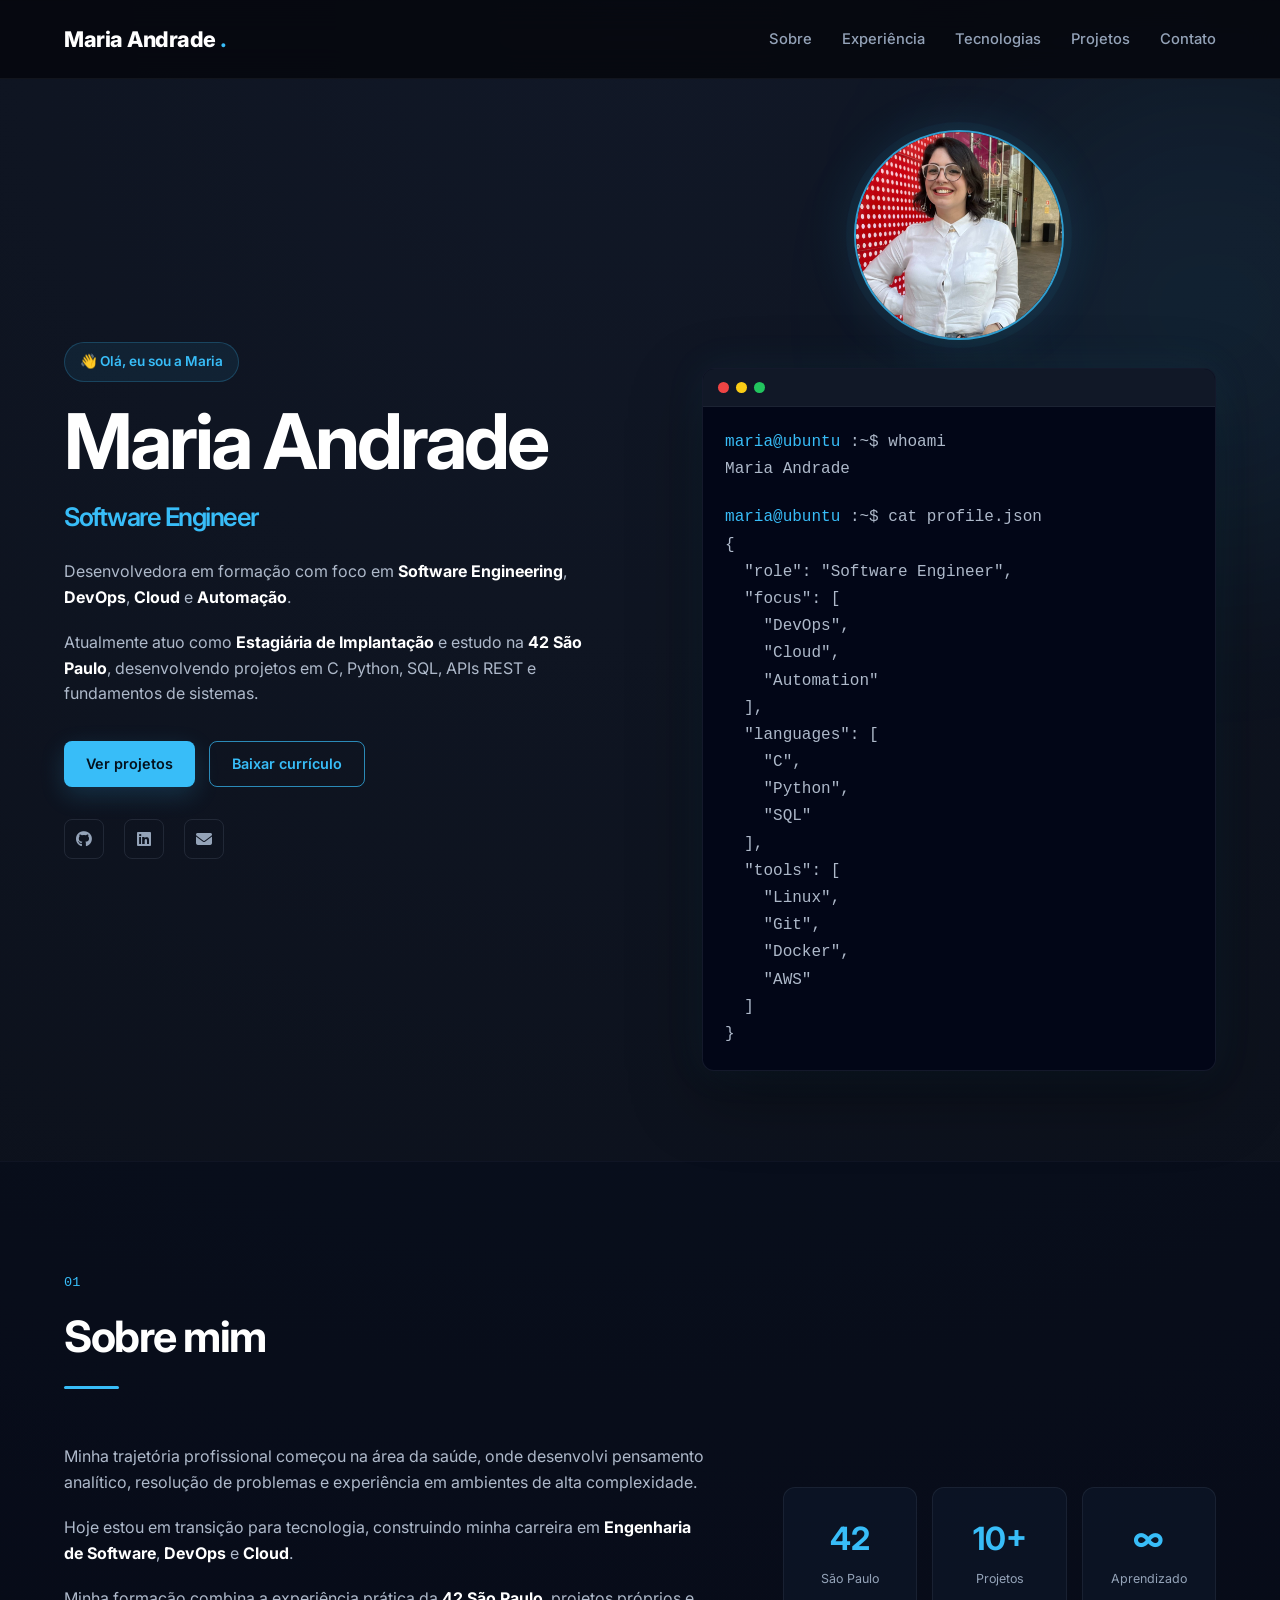
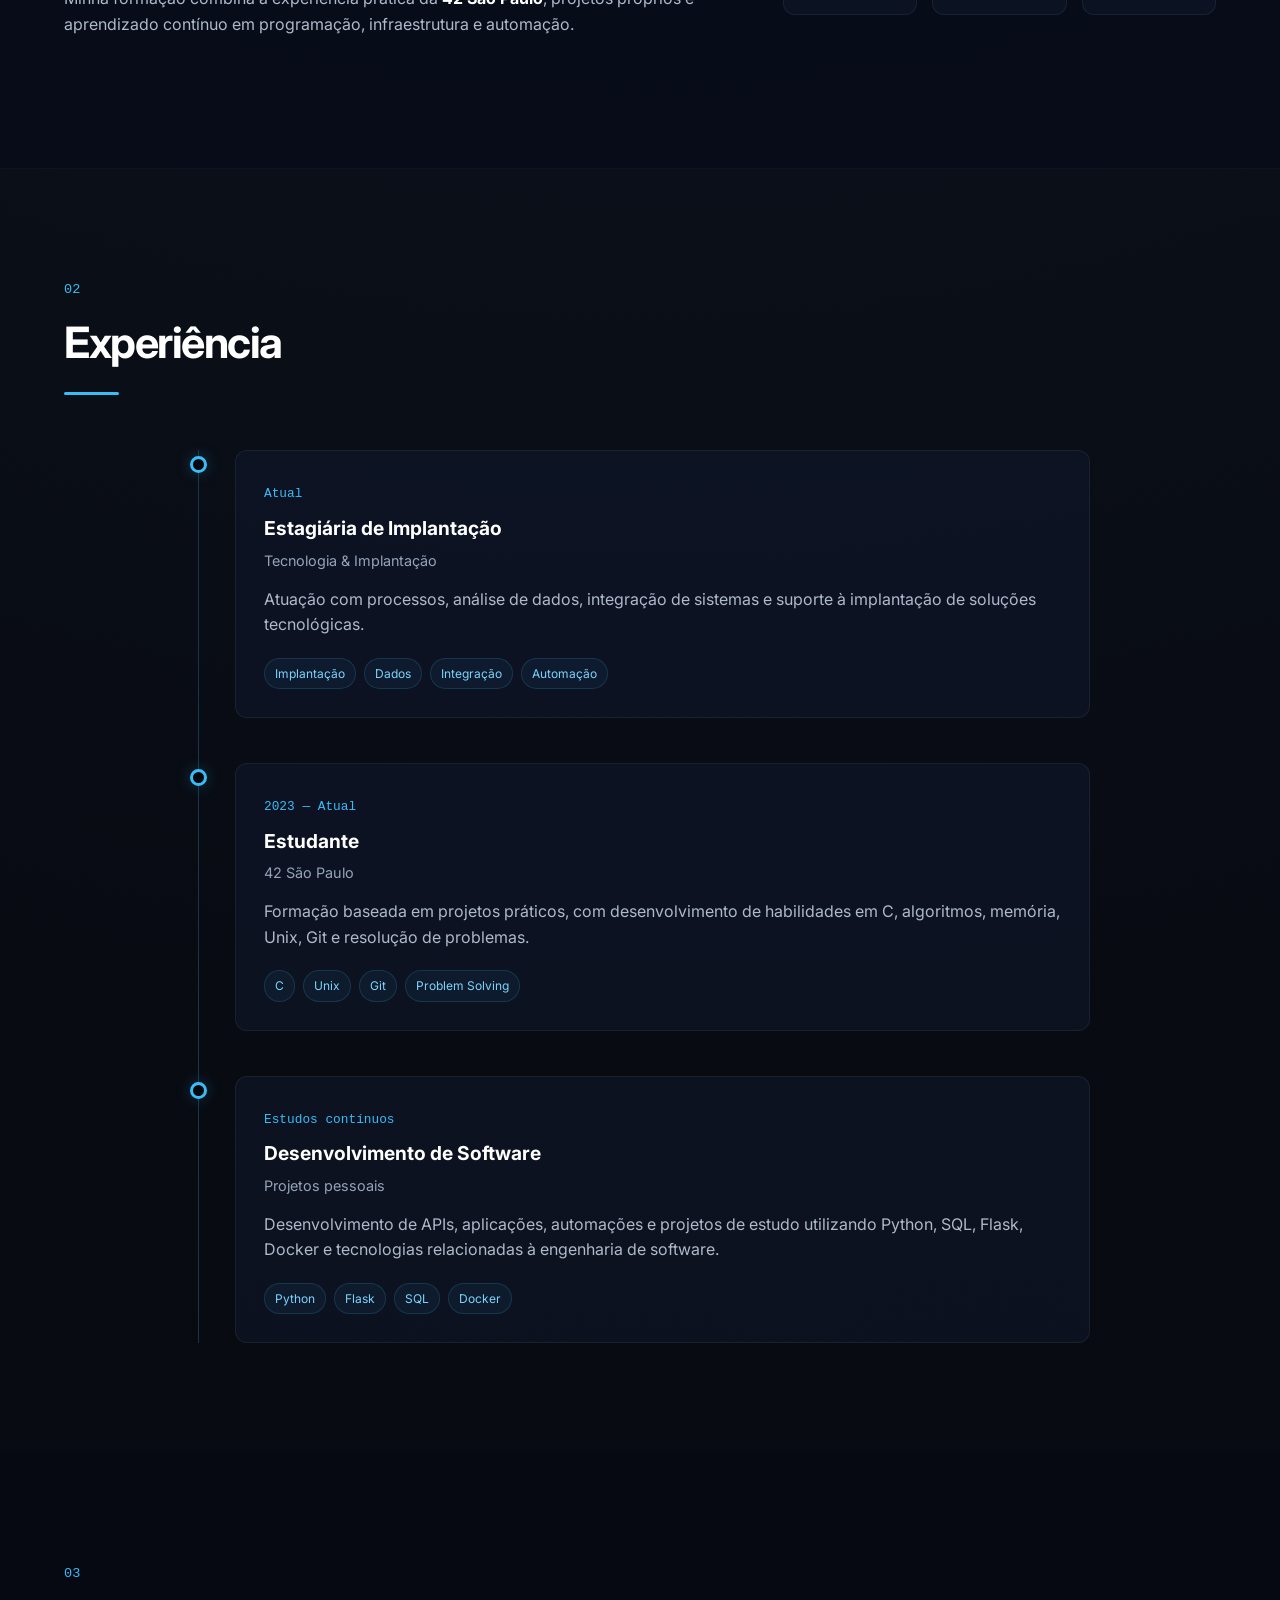
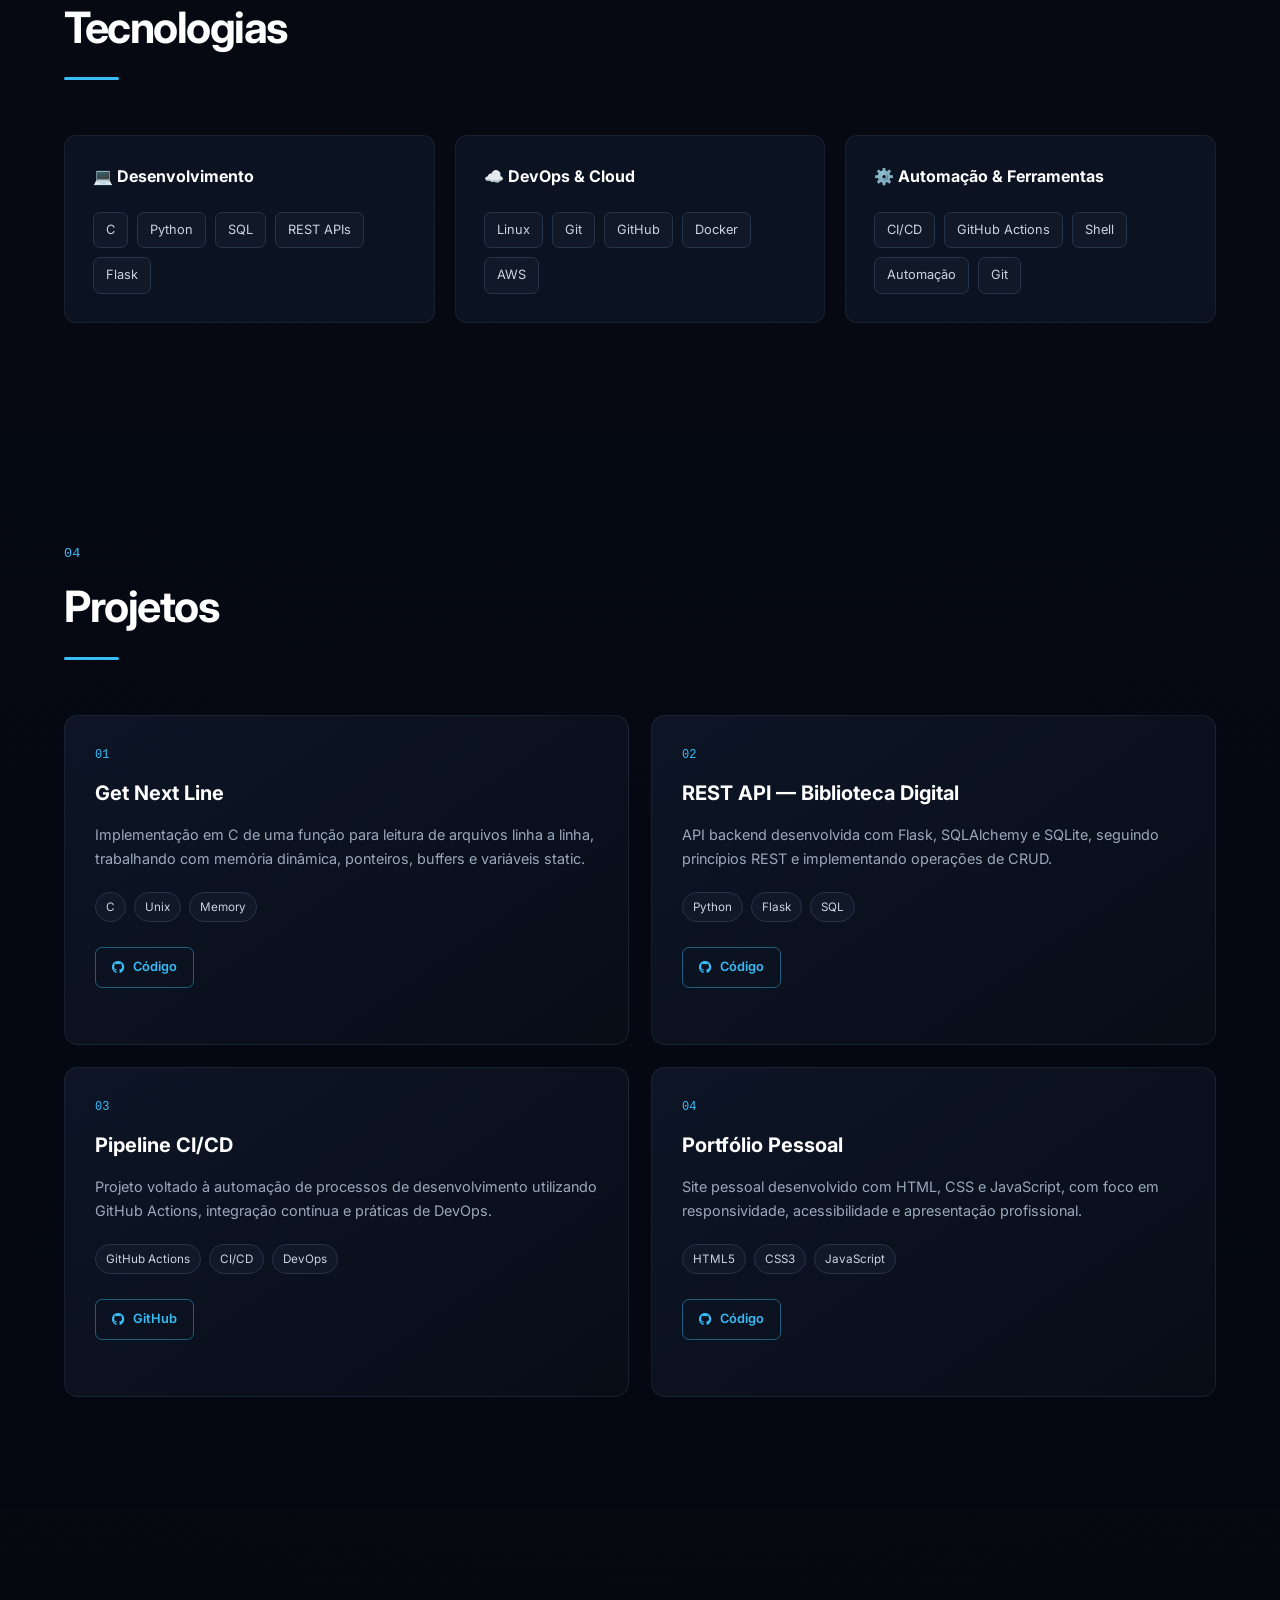
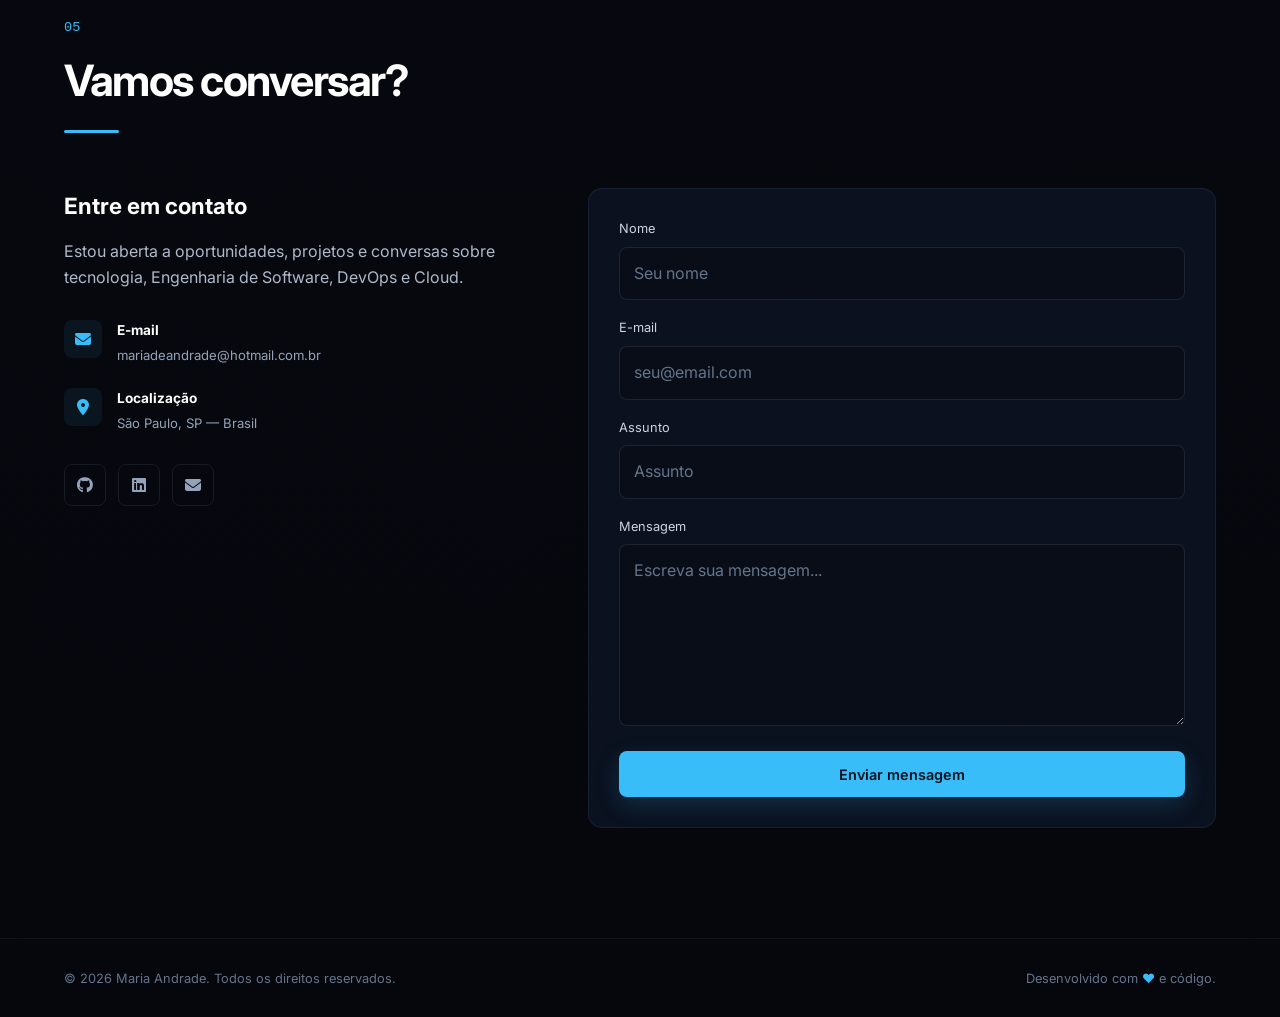
<file: index.html>
<!DOCTYPE html>
<html lang="pt-BR">

<head>
    <meta charset="UTF-8">

    <meta
        name="viewport"
        content="width=device-width, initial-scale=1.0">

    <meta
        name="description"
        content="Portfólio de Maria Andrade — Engenharia de Software, DevOps, Cloud, Linux, Python e C.">

    <meta
        name="author"
        content="Maria Andrade">

    <meta
        name="keywords"
        content="Maria Andrade, DevOps, Engenharia de Software, Python, C, Linux, Docker, AWS, GitHub, 42 São Paulo">

    <meta name="theme-color" content="#0a0a0a">

    <title>Maria Andrade | Software Engineer & DevOps</title>

    <!-- Open Graph -->
    <meta property="og:title" content="Maria Andrade | Software Engineer & DevOps">
    <meta
        property="og:description"
        content="Portfólio de Maria Andrade — Engenharia de Software, DevOps, Cloud e Automação.">
    <meta property="og:type" content="website">
    <meta
        property="og:url"
        content="https://mariaandrade-25.github.io/">
    <meta
        property="og:image"
        content="https://mariaandrade-25.github.io/assets/img/profile.jpg">

    <!-- Favicon -->
    <link
        rel="icon"
        type="image/svg+xml"
        href="data:image/svg+xml,%3Csvg xmlns='http://www.w3.org/2000/svg' viewBox='0 0 100 100'%3E%3Ctext y='.9em' font-size='90'%3E%F0%9F%92%BB%3C/text%3E%3C/svg%3E">

    <!-- Fonts -->
    <link rel="preconnect" href="https://fonts.googleapis.com">
    <link
        rel="preconnect"
        href="https://fonts.gstatic.com"
        crossorigin>

    <link
        href="https://fonts.googleapis.com/css2?family=Inter:wght@300;400;500;600;700;800&display=swap"
        rel="stylesheet">

    <!-- Font Awesome -->
    <link
        rel="stylesheet"
        href="https://cdnjs.cloudflare.com/ajax/libs/font-awesome/6.7.2/css/all.min.css"
        crossorigin="anonymous"
        referrerpolicy="no-referrer">

    <!-- Main CSS -->
    <link
        rel="stylesheet"
        href="style.css?v=3.0">
</head>

<body>

    <!-- =========================
         HEADER
    ========================== -->

    <header class="site-header">
        <div class="container">

            <nav
                class="navbar"
                aria-label="Navegação principal">

                <a
                    href="#home"
                    class="logo"
                    aria-label="Página inicial">
                    Maria Andrade
                </a>

                <button
                    class="hamburger"
                    type="button"
                    aria-label="Abrir menu"
                    aria-expanded="false"
                    aria-controls="nav-menu">

                    <span></span>
                    <span></span>
                    <span></span>
                </button>

                <ul
                    class="nav-menu"
                    id="nav-menu">

                    <li>
                        <a href="#about">Sobre</a>
                    </li>

                    <li>
                        <a href="#experience">Experiência</a>
                    </li>

                    <li>
                        <a href="#skills">Tecnologias</a>
                    </li>

                    <li>
                        <a href="#projects">Projetos</a>
                    </li>

                    <li>
                        <a href="#contact">Contato</a>
                    </li>

                </ul>

            </nav>

        </div>
    </header>


    <main>

        <!-- =========================
             HERO
        ========================== -->

        <section
            id="home"
            class="hero"
            aria-labelledby="hero-title">

            <div class="container hero-grid">

                <div class="hero-left fade-in">

                    <span class="tag">
                        👋 Olá, eu sou a Maria
                    </span>

                    <h1 id="hero-title">
                        Maria Andrade
                    </h1>

                    <h2>
                        <span id="typing">
                            Software Engineer
                        </span>
                    </h2>

                    <p class="hero-description">
                        Desenvolvedora em formação com foco em
                        <strong>Software Engineering</strong>,
                        <strong>DevOps</strong>,
                        <strong>Cloud</strong> e
                        <strong>Automação</strong>.
                    </p>

                    <p>
                        Atualmente atuo como
                        <strong>Estagiária de Implantação</strong>
                        e estudo na
                        <strong>42 São Paulo</strong>,
                        desenvolvendo projetos em C, Python,
                        SQL, APIs REST e fundamentos de sistemas.
                    </p>

                    <div class="buttons">

                        <a
                            href="#projects"
                            class="btn">
                            Ver projetos
                        </a>

                        <a
                            href="assets/cv/Maria_Andrade.docx"
                            class="btn-outline"
                            download="Maria_Andrade_CV.pdf">
                            Baixar currículo
                        </a>

                    </div>

                    <div
                        class="social"
                        aria-label="Redes sociais">

                        <a
                            href="https://github.com/MariaAndrade-25"
                            target="_blank"
                            rel="noopener noreferrer"
                            aria-label="GitHub">

                            <i class="fab fa-github"></i>
                        </a>

                        <a
                            href="https://www.linkedin.com/in/maria-andrade-97241i"
                            target="_blank"
                            rel="noopener noreferrer"
                            aria-label="LinkedIn">

                            <i class="fab fa-linkedin"></i>
                        </a>

                        <a
                            href="mailto:mariadeandrade@hotmail.com.br"
                            aria-label="Enviar e-mail">

                            <i class="fa-solid fa-envelope"></i>
                        </a>

                    </div>

                </div>


                <!-- HERO RIGHT -->

                <div class="hero-right fade-in">

                    <div class="photo">
                        <img
                            src="assets/img/profile.jpg"
                            alt="Foto de Maria Andrade"
                            width="400"
                            height="400"
                            loading="eager">
                    </div>


                    <div
                        class="terminal"
                        aria-label="Perfil técnico de Maria Andrade">

                        <div class="terminal-header">

                            <span class="red"></span>
                            <span class="yellow"></span>
                            <span class="green"></span>

                        </div>

                        <div class="terminal-body">

                            <p>
                                <span class="prompt">
                                    maria@ubuntu
                                </span>:~$ whoami
                            </p>

                            <p>
                                Maria Andrade
                            </p>

                            <br>

                            <p>
                                <span class="prompt">
                                    maria@ubuntu
                                </span>:~$ cat profile.json
                            </p>

                            <p>{</p>

                            <p>
                                &nbsp;&nbsp;"role":
                                "Software Engineer",
                            </p>

                            <p>
                                &nbsp;&nbsp;"focus": [
                            </p>

                            <p>
                                &nbsp;&nbsp;&nbsp;&nbsp;"DevOps",
                            </p>

                            <p>
                                &nbsp;&nbsp;&nbsp;&nbsp;"Cloud",
                            </p>

                            <p>
                                &nbsp;&nbsp;&nbsp;&nbsp;"Automation"
                            </p>

                            <p>
                                &nbsp;&nbsp;],
                            </p>

                            <p>
                                &nbsp;&nbsp;"languages": [
                            </p>

                            <p>
                                &nbsp;&nbsp;&nbsp;&nbsp;"C",
                            </p>

                            <p>
                                &nbsp;&nbsp;&nbsp;&nbsp;"Python",
                            </p>

                            <p>
                                &nbsp;&nbsp;&nbsp;&nbsp;"SQL"
                            </p>

                            <p>
                                &nbsp;&nbsp;],
                            </p>

                            <p>
                                &nbsp;&nbsp;"tools": [
                            </p>

                            <p>
                                &nbsp;&nbsp;&nbsp;&nbsp;"Linux",
                            </p>

                            <p>
                                &nbsp;&nbsp;&nbsp;&nbsp;"Git",
                            </p>

                            <p>
                                &nbsp;&nbsp;&nbsp;&nbsp;"Docker",
                            </p>

                            <p>
                                &nbsp;&nbsp;&nbsp;&nbsp;"AWS"
                            </p>

                            <p>
                                &nbsp;&nbsp;]
                            </p>

                            <p>}</p>

                        </div>

                    </div>

                </div>

            </div>

        </section>


        <!-- =========================
             ABOUT
        ========================== -->

        <section
            id="about"
            class="about"
            aria-labelledby="about-title">

            <div class="container">

                <div class="section-header fade-in">

                    <span class="section-label">
                        01
                    </span>

                    <h2 id="about-title">
                        Sobre mim
                    </h2>

                    <div class="line"></div>

                </div>


                <div class="about-grid fade-in">

                    <div class="about-text">

                        <p>
                            Minha trajetória profissional começou na área
                            da saúde, onde desenvolvi pensamento analítico,
                            resolução de problemas e experiência em
                            ambientes de alta complexidade.
                        </p>

                        <p>
                            Hoje estou em transição para tecnologia,
                            construindo minha carreira em
                            <strong>Engenharia de Software</strong>,
                            <strong>DevOps</strong> e
                            <strong>Cloud</strong>.
                        </p>

                        <p>
                            Minha formação combina a experiência prática
                            da <strong>42 São Paulo</strong>, projetos
                            próprios e aprendizado contínuo em programação,
                            infraestrutura e automação.
                        </p>

                    </div>


                    <div class="about-stats">

                        <div class="stat">

                            <h3>42</h3>

                            <p>
                                São Paulo
                            </p>

                        </div>


                        <div class="stat">

                            <h3>10+</h3>

                            <p>
                                Projetos
                            </p>

                        </div>


                        <div class="stat">

                            <h3>∞</h3>

                            <p>
                                Aprendizado
                            </p>

                        </div>

                    </div>

                </div>

            </div>

        </section>


        <!-- =========================
             EXPERIENCE
        ========================== -->

        <section
            id="experience"
            class="experience"
            aria-labelledby="experience-title">

            <div class="container">

                <div class="section-header fade-in">

                    <span class="section-label">
                        02
                    </span>

                    <h2 id="experience-title">
                        Experiência
                    </h2>

                    <div class="line"></div>

                </div>


                <div class="experience-timeline fade-in">

                    <article class="timeline-item">

                        <div
                            class="timeline-dot"
                            aria-hidden="true">
                        </div>

                        <div class="timeline-content">

                            <span class="experience-date">
                                Atual
                            </span>

                            <h3>
                                Estagiária de Implantação
                            </h3>

                            <p class="company">
                                Tecnologia & Implantação
                            </p>

                            <p>
                                Atuação com processos, análise de dados,
                                integração de sistemas e suporte à
                                implantação de soluções tecnológicas.
                            </p>

                            <div class="tags">

                                <span class="tag-tech">
                                    Implantação
                                </span>

                                <span class="tag-tech">
                                    Dados
                                </span>

                                <span class="tag-tech">
                                    Integração
                                </span>

                                <span class="tag-tech">
                                    Automação
                                </span>

                            </div>

                        </div>

                    </article>


                    <article class="timeline-item">

                        <div
                            class="timeline-dot"
                            aria-hidden="true">
                        </div>

                        <div class="timeline-content">

                            <span class="experience-date">
                                2023 — Atual
                            </span>

                            <h3>
                                Estudante
                            </h3>

                            <p class="company">
                                42 São Paulo
                            </p>

                            <p>
                                Formação baseada em projetos práticos,
                                com desenvolvimento de habilidades em C,
                                algoritmos, memória, Unix, Git e
                                resolução de problemas.
                            </p>

                            <div class="tags">

                                <span class="tag-tech">
                                    C
                                </span>

                                <span class="tag-tech">
                                    Unix
                                </span>

                                <span class="tag-tech">
                                    Git
                                </span>

                                <span class="tag-tech">
                                    Problem Solving
                                </span>

                            </div>

                        </div>

                    </article>


                    <article class="timeline-item">

                        <div
                            class="timeline-dot"
                            aria-hidden="true">
                        </div>

                        <div class="timeline-content">

                            <span class="experience-date">
                                Estudos contínuos
                            </span>

                            <h3>
                                Desenvolvimento de Software
                            </h3>

                            <p class="company">
                                Projetos pessoais
                            </p>

                            <p>
                                Desenvolvimento de APIs, aplicações,
                                automações e projetos de estudo utilizando
                                Python, SQL, Flask, Docker e tecnologias
                                relacionadas à engenharia de software.
                            </p>

                            <div class="tags">

                                <span class="tag-tech">
                                    Python
                                </span>

                                <span class="tag-tech">
                                    Flask
                                </span>

                                <span class="tag-tech">
                                    SQL
                                </span>

                                <span class="tag-tech">
                                    Docker
                                </span>

                            </div>

                        </div>

                    </article>

                </div>

            </div>

        </section>


        <!-- =========================
             SKILLS
        ========================== -->

        <section
            id="skills"
            class="skills"
            aria-labelledby="skills-title">

            <div class="container">

                <div class="section-header fade-in">

                    <span class="section-label">
                        03
                    </span>

                    <h2 id="skills-title">
                        Tecnologias
                    </h2>

                    <div class="line"></div>

                </div>


                <div class="skills-grid">

                    <div class="skill-category fade-in">

                        <h3>
                            💻 Desenvolvimento
                        </h3>

                        <div class="skill-list">

                            <span class="skill-item">
                                C
                            </span>

                            <span class="skill-item">
                                Python
                            </span>

                            <span class="skill-item">
                                SQL
                            </span>

                            <span class="skill-item">
                                REST APIs
                            </span>

                            <span class="skill-item">
                                Flask
                            </span>

                        </div>

                    </div>


                    <div class="skill-category fade-in">

                        <h3>
                            ☁️ DevOps & Cloud
                        </h3>

                        <div class="skill-list">

                            <span class="skill-item">
                                Linux
                            </span>

                            <span class="skill-item">
                                Git
                            </span>

                            <span class="skill-item">
                                GitHub
                            </span>

                            <span class="skill-item">
                                Docker
                            </span>

                            <span class="skill-item">
                                AWS
                            </span>

                        </div>

                    </div>


                    <div class="skill-category fade-in">

                        <h3>
                            ⚙️ Automação & Ferramentas
                        </h3>

                        <div class="skill-list">

                            <span class="skill-item">
                                CI/CD
                            </span>

                            <span class="skill-item">
                                GitHub Actions
                            </span>

                            <span class="skill-item">
                                Shell
                            </span>

                            <span class="skill-item">
                                Automação
                            </span>

                            <span class="skill-item">
                                Git
                            </span>

                        </div>

                    </div>

                </div>

            </div>

        </section>


        <!-- =========================
             PROJECTS
        ========================== -->

        <section
            id="projects"
            class="projects"
            aria-labelledby="projects-title">

            <div class="container">

                <div class="section-header fade-in">

                    <span class="section-label">
                        04
                    </span>

                    <h2 id="projects-title">
                        Projetos
                    </h2>

                    <div class="line"></div>

                </div>


                <div class="projects-grid">


                    <!-- GET NEXT LINE -->

                    <article class="project-card fade-in">

                        <div class="project-content">

                            <span class="project-number">
                                01
                            </span>

                            <h3>
                                Get Next Line
                            </h3>

                            <p>
                                Implementação em C de uma função para
                                leitura de arquivos linha a linha,
                                trabalhando com memória dinâmica,
                                ponteiros, buffers e variáveis static.
                            </p>

                            <div class="project-tags">

                                <span>C</span>
                                <span>Unix</span>
                                <span>Memory</span>

                            </div>

                            <div class="project-links">

                                <a
                                    href="https://github.com/MariaAndrade-25/get_next_line"
                                    target="_blank"
                                    rel="noopener noreferrer">

                                    <i class="fab fa-github"></i>

                                    Código

                                </a>

                            </div>

                        </div>

                    </article>


                    <!-- REST API -->

                    <article class="project-card fade-in">

                        <div class="project-content">

                            <span class="project-number">
                                02
                            </span>

                            <h3>
                                REST API — Biblioteca Digital
                            </h3>

                            <p>
                                API backend desenvolvida com Flask,
                                SQLAlchemy e SQLite, seguindo princípios
                                REST e implementando operações de CRUD.
                            </p>

                            <div class="project-tags">

                                <span>Python</span>
                                <span>Flask</span>
                                <span>SQL</span>

                            </div>

                            <div class="project-links">

                                <a
                                    href="https://github.com/MariaAndrade-25/biblioteca-api-flask"
                                    target="_blank"
                                    rel="noopener noreferrer">

                                    <i class="fab fa-github"></i>

                                    Código

                                </a>

                            </div>

                        </div>

                    </article>


                    <!-- CI/CD -->

                    <article class="project-card fade-in">

                        <div class="project-content">

                            <span class="project-number">
                                03
                            </span>

                            <h3>
                                Pipeline CI/CD
                            </h3>

                            <p>
                                Projeto voltado à automação de processos
                                de desenvolvimento utilizando GitHub
                                Actions, integração contínua e práticas
                                de DevOps.
                            </p>

                            <div class="project-tags">

                                <span>GitHub Actions</span>
                                <span>CI/CD</span>
                                <span>DevOps</span>

                            </div>

                            <div class="project-links">

                                <a
                                    href="https://github.com/MariaAndrade-25?tab=repositories"
                                    target="_blank"
                                    rel="noopener noreferrer">

                                    <i class="fab fa-github"></i>

                                    GitHub

                                </a>

                            </div>

                        </div>

                    </article>


                    <!-- PORTFOLIO -->

                    <article class="project-card fade-in">

                        <div class="project-content">

                            <span class="project-number">
                                04
                            </span>

                            <h3>
                                Portfólio Pessoal
                            </h3>

                            <p>
                                Site pessoal desenvolvido com HTML,
                                CSS e JavaScript, com foco em
                                responsividade, acessibilidade e
                                apresentação profissional.
                            </p>

                            <div class="project-tags">

                                <span>HTML5</span>
                                <span>CSS3</span>
                                <span>JavaScript</span>

                            </div>

                            <div class="project-links">

                                <a
                                    href="https://github.com/MariaAndrade-25/MariaAndrade-25.github.io"
                                    target="_blank"
                                    rel="noopener noreferrer">

                                    <i class="fab fa-github"></i>

                                    Código

                                </a>

                            </div>

                        </div>

                    </article>

                </div>

            </div>

        </section>


        <!-- =========================
             CONTACT
        ========================== -->

        <section
            id="contact"
            class="contact"
            aria-labelledby="contact-title">

            <div class="container">

                <div class="section-header fade-in">

                    <span class="section-label">
                        05
                    </span>

                    <h2 id="contact-title">
                        Vamos conversar?
                    </h2>

                    <div class="line"></div>

                </div>


                <div class="contact-wrapper fade-in">

                    <div class="contact-info">

                        <h3>
                            Entre em contato
                        </h3>

                        <p>
                            Estou aberta a oportunidades, projetos e
                            conversas sobre tecnologia, Engenharia de
                            Software, DevOps e Cloud.
                        </p>


                        <div class="contact-item">

                            <i
                                class="fas fa-envelope"
                                aria-hidden="true">
                            </i>

                            <div>

                                <h4>
                                    E-mail
                                </h4>

                                <p>
                                    <a
                                        href="mailto:mariadeandrade@hotmail.com.br">
                                        mariadeandrade@hotmail.com.br
                                    </a>
                                </p>

                            </div>

                        </div>


                        <div class="contact-item">

                            <i
                                class="fas fa-map-marker-alt"
                                aria-hidden="true">
                            </i>

                            <div>

                                <h4>
                                    Localização
                                </h4>

                                <p>
                                    São Paulo, SP — Brasil
                                </p>

                            </div>

                        </div>


                        <div
                            class="social-large"
                            aria-label="Redes sociais">

                            <a
                                href="https://github.com/MariaAndrade-25"
                                target="_blank"
                                rel="noopener noreferrer"
                                aria-label="GitHub">

                                <i class="fab fa-github"></i>

                            </a>

                            <a
                                href="https://www.linkedin.com/in/maria-andrade-97241i"
                                target="_blank"
                                rel="noopener noreferrer"
                                aria-label="LinkedIn">

                                <i class="fab fa-linkedin"></i>

                            </a>

                            <a
                                href="mailto:mariadeandrade@hotmail.com.br"
                                aria-label="E-mail">

                                <i class="fas fa-envelope"></i>

                            </a>

                        </div>

                    </div>


                    <!-- FORM -->

                    <form
                        class="contact-form"
                        id="contactForm"
                        action="mailto:mariadeandrade@hotmail.com.br"
                        method="post"
                        enctype="text/plain">

                        <div class="form-group">

                            <label for="name">
                                Nome
                            </label>

                            <input
                                id="name"
                                name="name"
                                type="text"
                                placeholder="Seu nome"
                                autocomplete="name"
                                required>

                        </div>


                        <div class="form-group">

                            <label for="email">
                                E-mail
                            </label>

                            <input
                                id="email"
                                name="email"
                                type="email"
                                placeholder="seu@email.com"
                                autocomplete="email"
                                required>

                        </div>


                        <div class="form-group">

                            <label for="subject">
                                Assunto
                            </label>

                            <input
                                id="subject"
                                name="subject"
                                type="text"
                                placeholder="Assunto"
                                required>

                        </div>


                        <div class="form-group">

                            <label for="message">
                                Mensagem
                            </label>

                            <textarea
                                id="message"
                                name="message"
                                placeholder="Escreva sua mensagem..."
                                rows="6"
                                required></textarea>

                        </div>


                        <button
                            type="submit"
                            class="btn">

                            Enviar mensagem

                        </button>

                    </form>

                </div>

            </div>

        </section>

    </main>


    <!-- =========================
         FOOTER
    ========================== -->

    <footer>

        <div class="container">

            <div class="footer-content">

                <p>
                    &copy; 2026 Maria Andrade.
                    Todos os direitos reservados.
                </p>

                <p>
                    Desenvolvido com
                    <span
                        class="heart"
                        aria-label="amor">
                        ❤️
                    </span>
                    e código.
                </p>

            </div>

        </div>

    </footer>


    <!-- JavaScript -->
    <script src="script.js" defer></script>

</body>

</html>
</file>
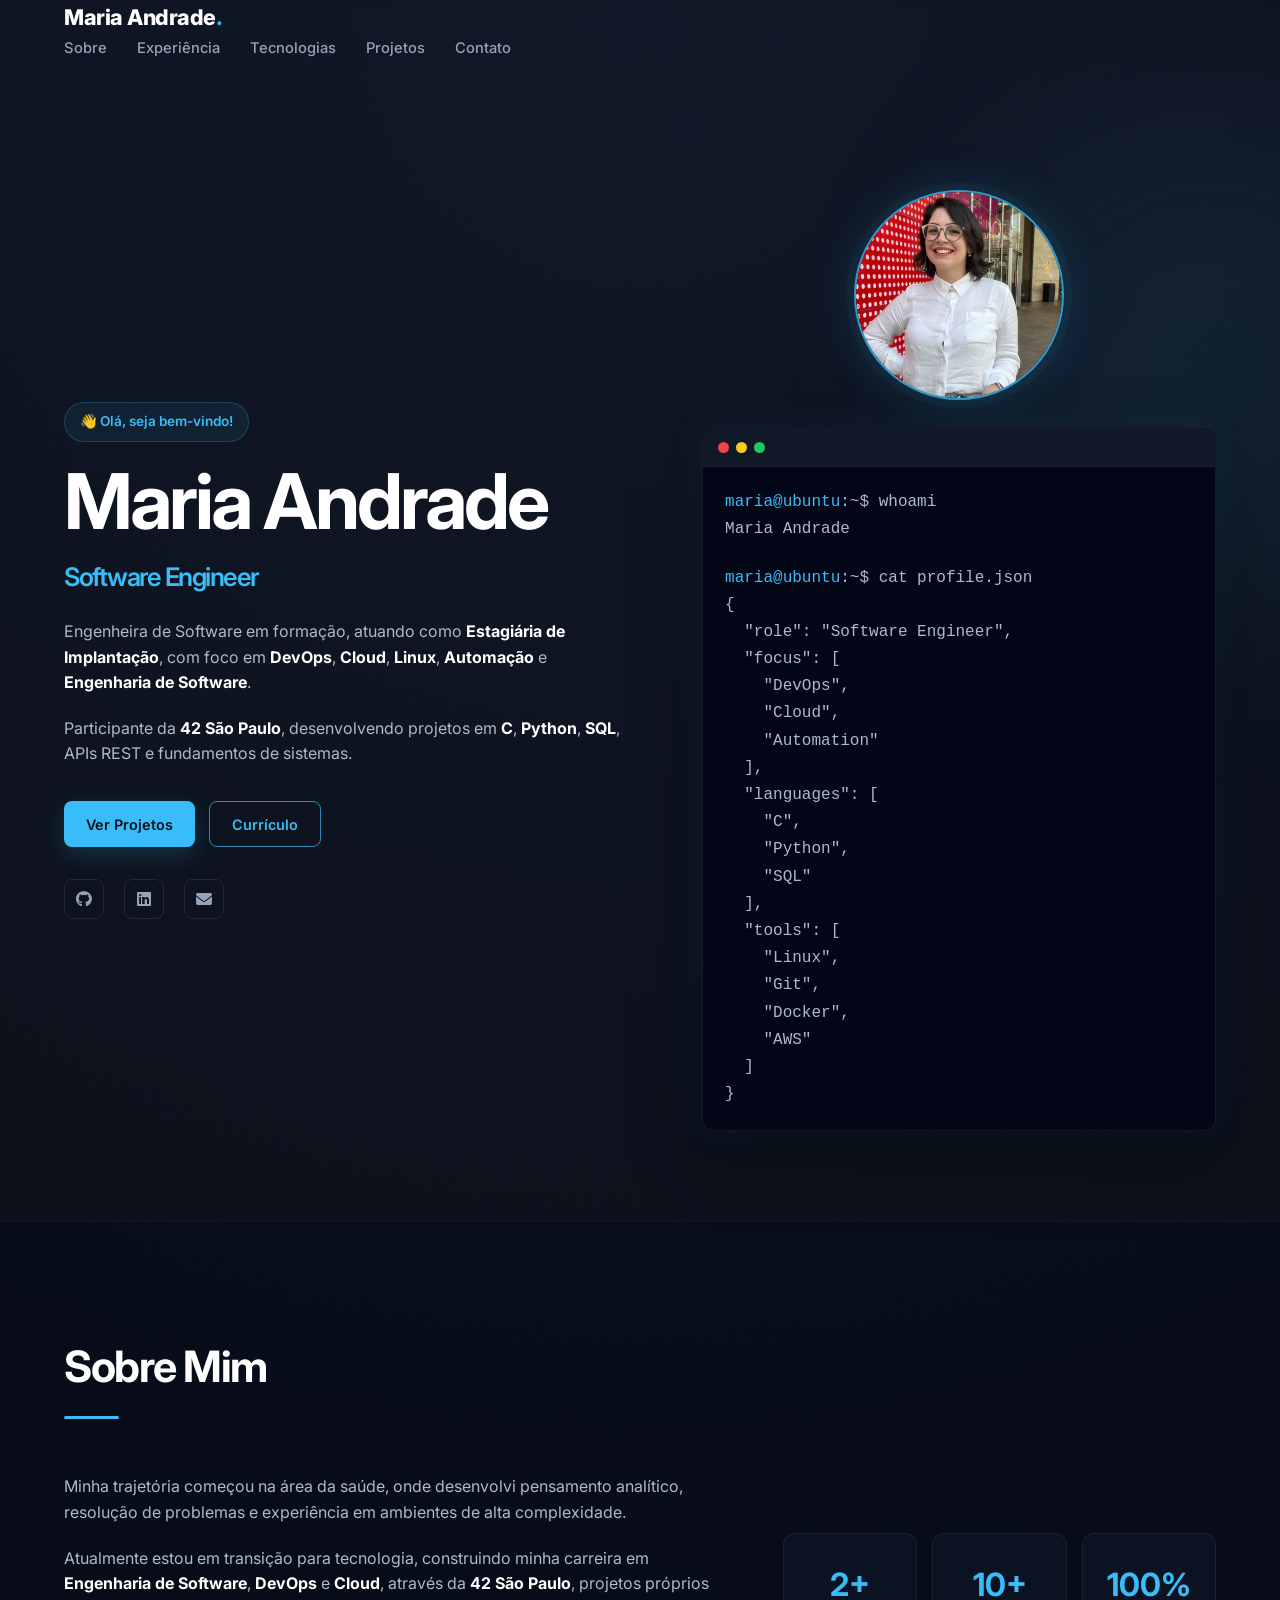
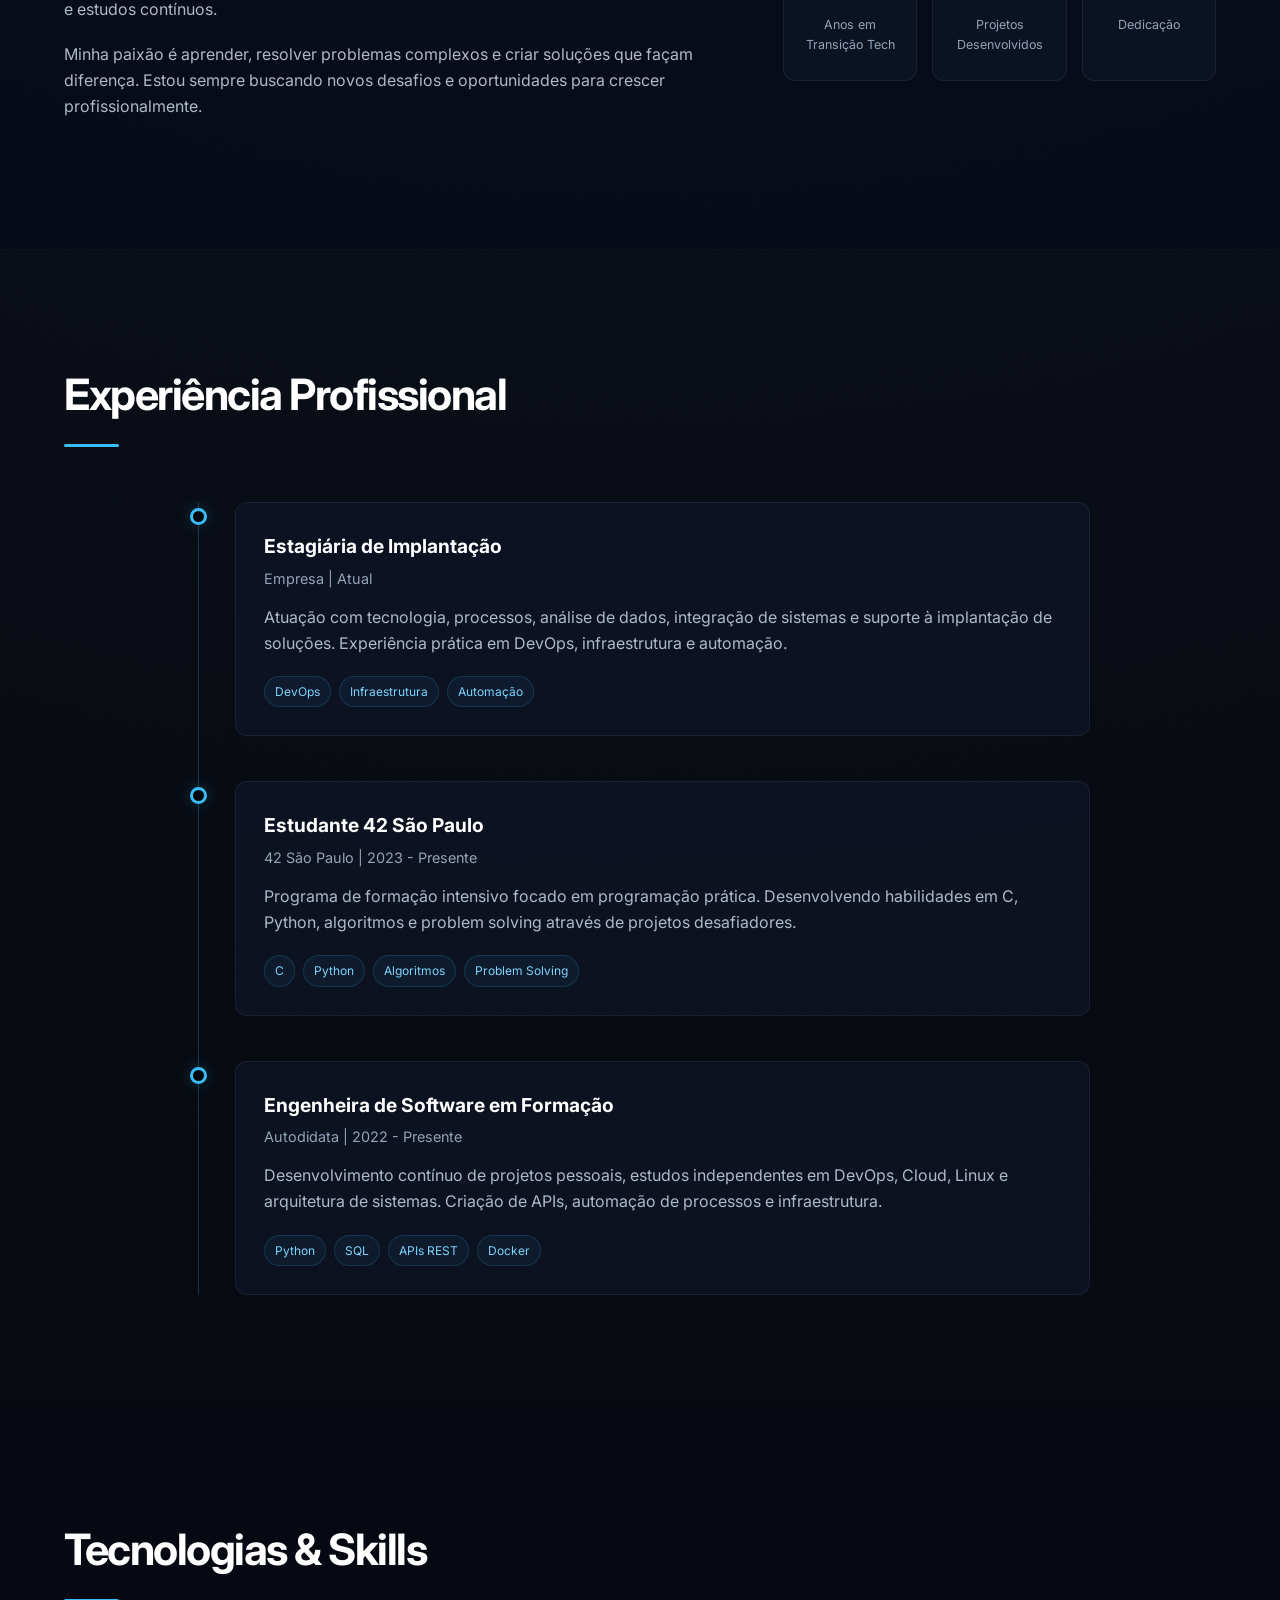
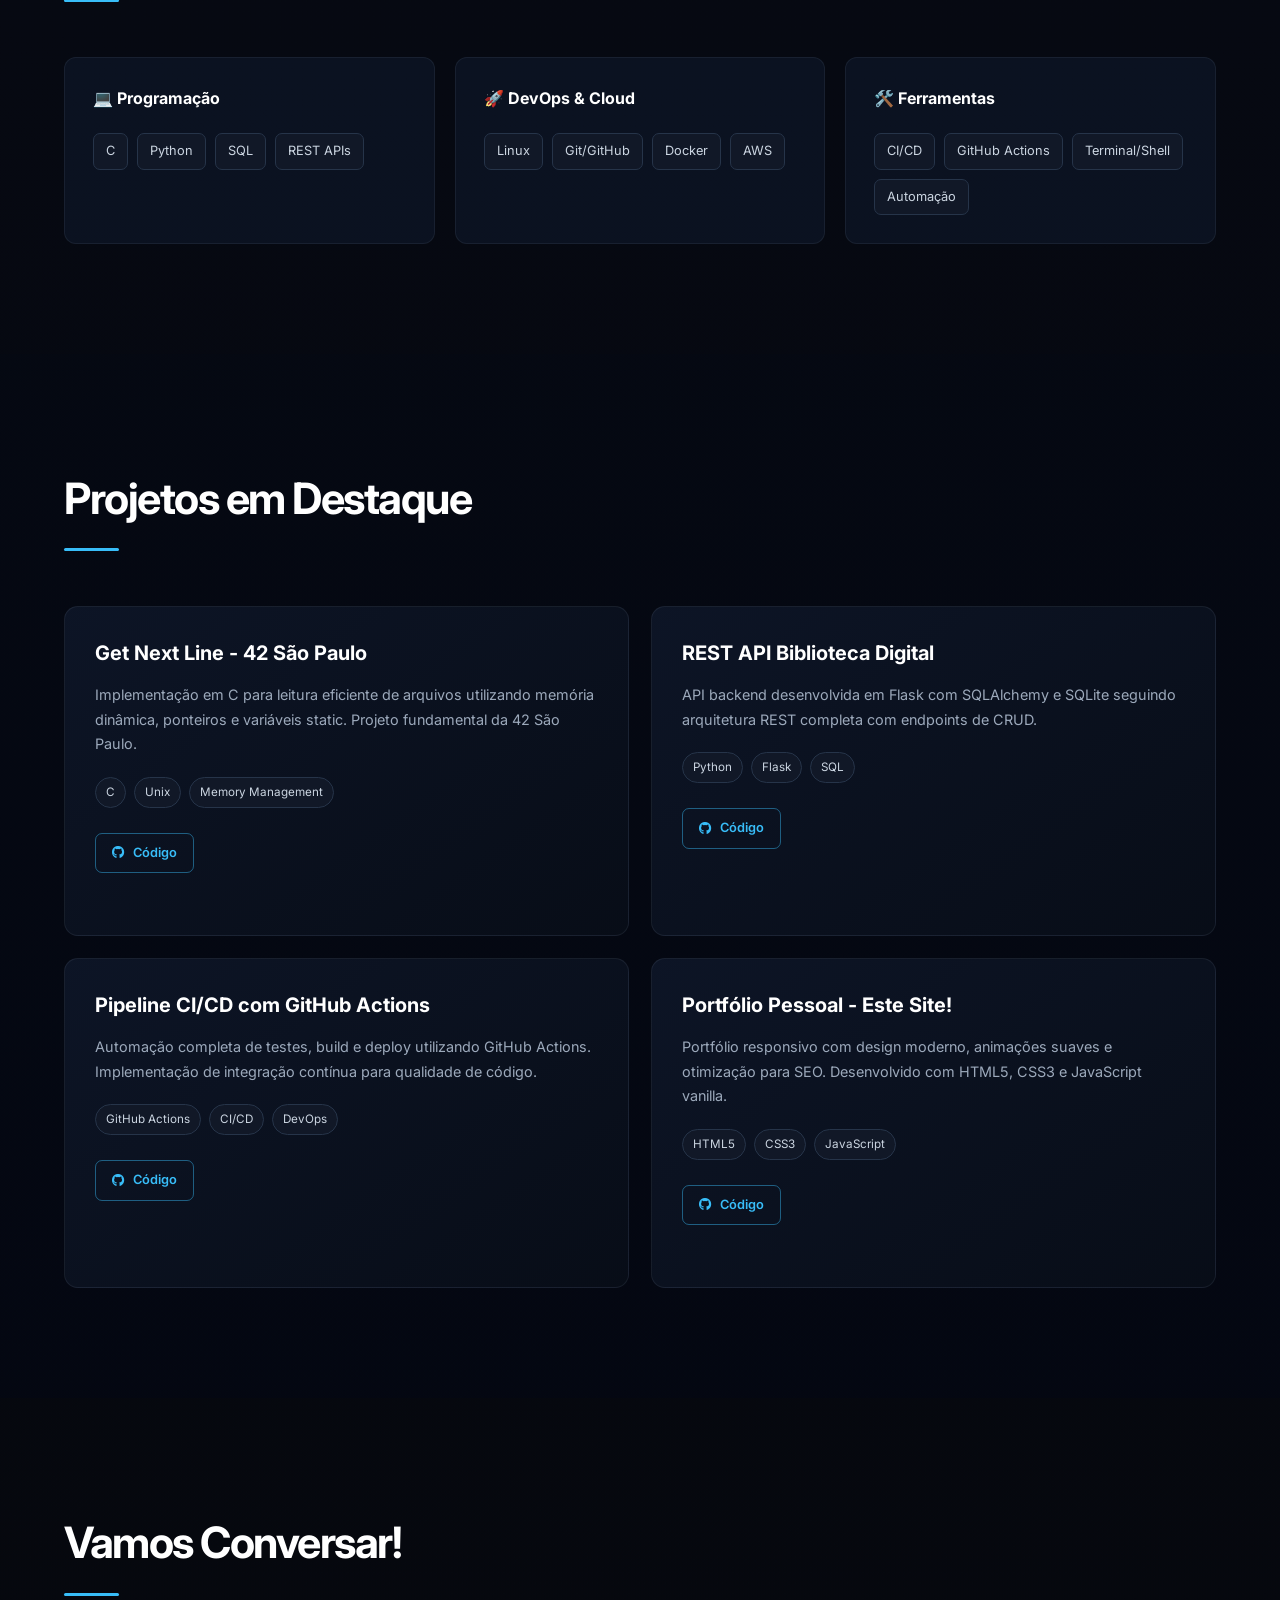
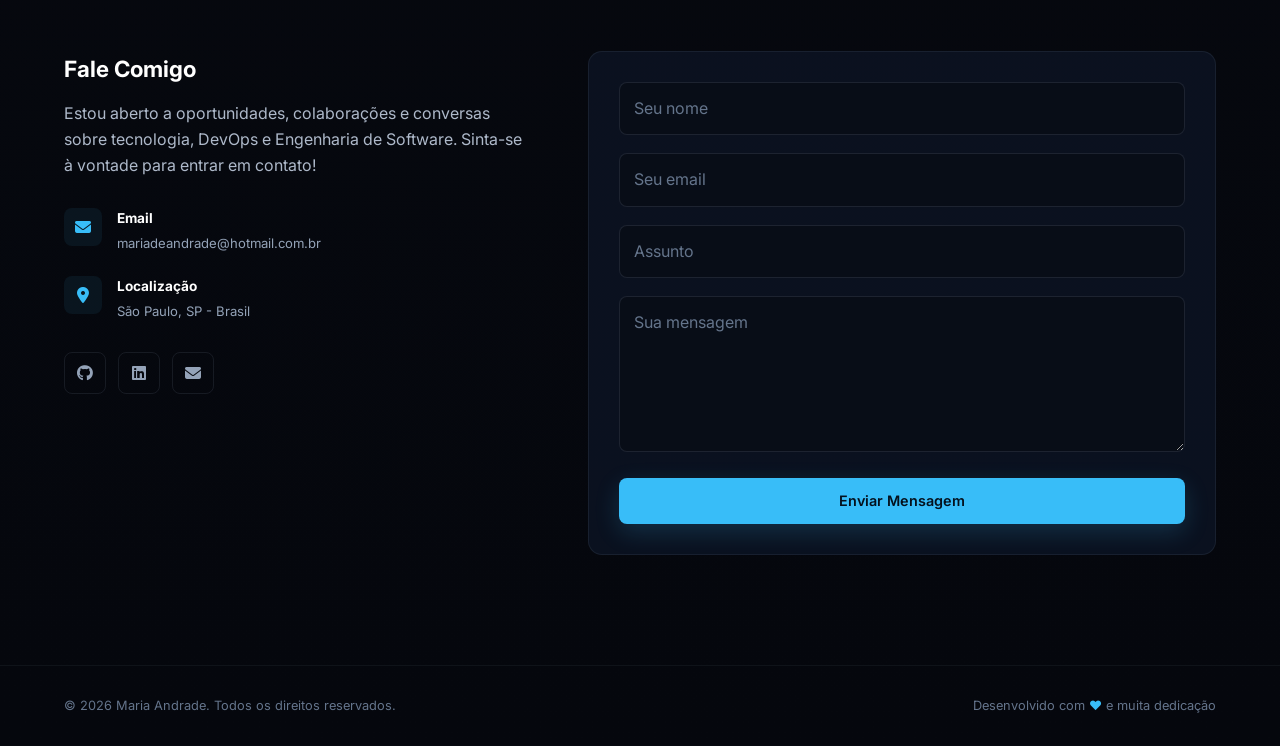
<file: index-final.html>
<!DOCTYPE html>
<html lang="pt-BR">

<head>
    <meta charset="UTF-8">
    <meta name="viewport" content="width=device-width, initial-scale=1.0">
    <title>Maria Andrade | DevOps & Software Engineer</title>
    <meta name="description" content="Portfólio de Maria Andrade - DevOps, Cloud, Backend e Engenharia de Software">
    
    <!-- Open Graph Tags (LinkedIn, Facebook, Twitter) -->
    <meta property="og:title" content="Maria Andrade | DevOps & Software Engineer">
    <meta property="og:description" content="Engenheira de Software, Estagiária de Implantação, estudante da 42 São Paulo, especializada em DevOps, Cloud, Linux e Automação.">
    <meta property="og:type" content="website">
    <meta property="og:url" content="https://mariaandrade-25.github.io">
    <meta property="og:image" content="https://mariaandrade-25.github.io/assets/profile.jpg">
    <meta property="og:image:width" content="1200">
    <meta property="og:image:height" content="630">
    
    <!-- Twitter Tags -->
    <meta name="twitter:card" content="summary_large_image">
    <meta name="twitter:title" content="Maria Andrade | DevOps & Software Engineer">
    <meta name="twitter:description" content="Engenheira de Software, Estagiária de Implantação, estudante da 42 São Paulo, especializada em DevOps, Cloud, Linux e Automação.">
    <meta name="twitter:image" content="https://mariaandrade-25.github.io/assets/profile.jpg">
    
    <!-- Keywords -->
    <meta name="keywords" content="DevOps, Cloud, Software Engineer, Linux, Python, C, Docker, AWS, GitHub, 42 São Paulo">
    <meta name="author" content="Maria Andrade">

    <!-- Fonte -->
    <link rel="preconnect" href="https://fonts.googleapis.com">
    <link rel="preconnect" href="https://fonts.gstatic.com" crossorigin>
    <link href="https://fonts.googleapis.com/css2?family=Inter:wght@300;400;500;600;700;800&display=swap" rel="stylesheet">
    
    <!-- Font Awesome -->
    <link rel="stylesheet" href="https://cdnjs.cloudflare.com/ajax/libs/font-awesome/6.7.2/css/all.min.css">
    
    <!-- CSS -->
    <link rel="stylesheet" href="style.css">
</head>

<body>

<!-- ========================== HEADER ========================== -->

<header>
    <div class="container">
        <nav>
            <a href="#" class="logo">Maria Andrade</a>
            <ul class="nav-menu">
                <li><a href="#about">Sobre</a></li>
                <li><a href="#experience">Experiência</a></li>
                <li><a href="#skills">Tecnologias</a></li>
                <li><a href="#projects">Projetos</a></li>
                <li><a href="#contact">Contato</a></li>
            </ul>
            <div class="hamburger">
                <span></span>
                <span></span>
                <span></span>
            </div>
        </nav>
    </div>
</header>

<!-- ========================== HERO ========================== -->

<section class="hero">
    <div class="container hero-grid">
        <!-- TEXTO -->
        <div class="hero-left fade-in">
            <span class="tag">👋 Olá, seja bem-vindo!</span>
            <h1>Maria Andrade</h1>
            <h2><span id="typing"></span></h2>
            
            <p>Engenheira de Software em formação, atuando como <strong>Estagiária de Implantação</strong>, com foco em <strong>DevOps</strong>, <strong>Cloud</strong>, <strong>Linux</strong>, <strong>Automação</strong> e <strong>Engenharia de Software</strong>.</p>
            
            <p>Participante da <strong>42 São Paulo</strong>, desenvolvendo projetos em <strong>C</strong>, <strong>Python</strong>, <strong>SQL</strong>, APIs REST e fundamentos de sistemas.</p>
            
            <div class="buttons">
                <a href="#projects" class="btn">Ver Projetos</a>
                <a href="assets/Maria_Andrade_CV_Observabilidade.docx" class="btn-outline" download>Currículo</a>
            </div>
            
            <div class="social">
                <a href="https://github.com/MariaAndrade-25" target="_blank" title="GitHub">
                    <i class="fab fa-github"></i>
                </a>
                <a href="https://www.linkedin.com/in/maria-andrade-97241i" target="_blank" title="LinkedIn">
                    <i class="fab fa-linkedin"></i>
                </a>
                <a href="mailto:mariadeandrade@hotmail.com.br" title="Email">
                    <i class="fa-solid fa-envelope"></i>
                </a>
            </div>
        </div>
        
        <!-- FOTO + TERMINAL -->
        <div class="hero-right fade-in">
            <div class="photo">
                <img src="assets/profile.jpg" alt="Maria Andrade">
            </div>
            
            <div class="terminal">
                <div class="terminal-header">
                    <span class="red"></span>
                    <span class="yellow"></span>
                    <span class="green"></span>
                </div>
                <div class="terminal-body">
                    <p><span class="prompt">maria@ubuntu</span>:~$ whoami</p>
                    <p>Maria Andrade</p>
                    <br>
                    <p><span class="prompt">maria@ubuntu</span>:~$ cat profile.json</p>
                    <p>{</p>
                    <p>&nbsp;&nbsp;"role": "Software Engineer",</p>
                    <p>&nbsp;&nbsp;"focus": [</p>
                    <p>&nbsp;&nbsp;&nbsp;&nbsp;"DevOps",</p>
                    <p>&nbsp;&nbsp;&nbsp;&nbsp;"Cloud",</p>
                    <p>&nbsp;&nbsp;&nbsp;&nbsp;"Automation"</p>
                    <p>&nbsp;&nbsp;],</p>
                    <p>&nbsp;&nbsp;"languages": [</p>
                    <p>&nbsp;&nbsp;&nbsp;&nbsp;"C",</p>
                    <p>&nbsp;&nbsp;&nbsp;&nbsp;"Python",</p>
                    <p>&nbsp;&nbsp;&nbsp;&nbsp;"SQL"</p>
                    <p>&nbsp;&nbsp;],</p>
                    <p>&nbsp;&nbsp;"tools": [</p>
                    <p>&nbsp;&nbsp;&nbsp;&nbsp;"Linux",</p>
                    <p>&nbsp;&nbsp;&nbsp;&nbsp;"Git",</p>
                    <p>&nbsp;&nbsp;&nbsp;&nbsp;"Docker",</p>
                    <p>&nbsp;&nbsp;&nbsp;&nbsp;"AWS"</p>
                    <p>&nbsp;&nbsp;]</p>
                    <p>}</p>
                </div>
            </div>
        </div>
    </div>
</section>

<!-- ========================== ABOUT ========================== -->

<section id="about" class="about">
    <div class="container">
        <div class="section-header fade-in">
            <h2>Sobre Mim</h2>
            <div class="line"></div>
        </div>
        
        <div class="about-grid fade-in">
            <div class="about-text">
                <p>Minha trajetória começou na área da saúde, onde desenvolvi pensamento analítico, resolução de problemas e experiência em ambientes de alta complexidade.</p>
                
                <p>Atualmente estou em transição para tecnologia, construindo minha carreira em <strong>Engenharia de Software</strong>, <strong>DevOps</strong> e <strong>Cloud</strong>, através da <strong>42 São Paulo</strong>, projetos próprios e estudos contínuos.</p>
                
                <p>Minha paixão é aprender, resolver problemas complexos e criar soluções que façam diferença. Estou sempre buscando novos desafios e oportunidades para crescer profissionalmente.</p>
            </div>
            
            <div class="about-stats">
                <div class="stat fade-in">
                    <h3>2+</h3>
                    <p>Anos em Transição Tech</p>
                </div>
                <div class="stat fade-in">
                    <h3>10+</h3>
                    <p>Projetos Desenvolvidos</p>
                </div>
                <div class="stat fade-in">
                    <h3>100%</h3>
                    <p>Dedicação</p>
                </div>
            </div>
        </div>
    </div>
</section>

<!-- ========================== EXPERIENCE ========================== -->

<section id="experience" class="experience">
    <div class="container">
        <div class="section-header fade-in">
            <h2>Experiência Profissional</h2>
            <div class="line"></div>
        </div>
        
        <div class="experience-timeline fade-in">
            <div class="timeline-item">
                <div class="timeline-dot"></div>
                <div class="timeline-content">
                    <h3>Estagiária de Implantação</h3>
                    <p class="company">Empresa | Atual</p>
                    <p>Atuação com tecnologia, processos, análise de dados, integração de sistemas e suporte à implantação de soluções. Experiência prática em DevOps, infraestrutura e automação.</p>
                    <div class="tags">
                        <span class="tag-tech">DevOps</span>
                        <span class="tag-tech">Infraestrutura</span>
                        <span class="tag-tech">Automação</span>
                    </div>
                </div>
            </div>
            
            <div class="timeline-item">
                <div class="timeline-dot"></div>
                <div class="timeline-content">
                    <h3>Estudante 42 São Paulo</h3>
                    <p class="company">42 São Paulo | 2023 - Presente</p>
                    <p>Programa de formação intensivo focado em programação prática. Desenvolvendo habilidades em C, Python, algoritmos e problem solving através de projetos desafiadores.</p>
                    <div class="tags">
                        <span class="tag-tech">C</span>
                        <span class="tag-tech">Python</span>
                        <span class="tag-tech">Algoritmos</span>
                        <span class="tag-tech">Problem Solving</span>
                    </div>
                </div>
            </div>

            <div class="timeline-item">
                <div class="timeline-dot"></div>
                <div class="timeline-content">
                    <h3>Engenheira de Software em Formação</h3>
                    <p class="company">Autodidata | 2022 - Presente</p>
                    <p>Desenvolvimento contínuo de projetos pessoais, estudos independentes em DevOps, Cloud, Linux e arquitetura de sistemas. Criação de APIs, automação de processos e infraestrutura.</p>
                    <div class="tags">
                        <span class="tag-tech">Python</span>
                        <span class="tag-tech">SQL</span>
                        <span class="tag-tech">APIs REST</span>
                        <span class="tag-tech">Docker</span>
                    </div>
                </div>
            </div>
        </div>
    </div>
</section>

<!-- ========================== SKILLS ========================== -->

<section id="skills" class="skills">
    <div class="container">
        <div class="section-header fade-in">
            <h2>Tecnologias & Skills</h2>
            <div class="line"></div>
        </div>
        
        <div class="skills-grid">
            <div class="skill-category fade-in">
                <h3>💻 Programação</h3>
                <div class="skill-list">
                    <div class="skill-item">
                        <div class="skill-name">C</div>
                        <div class="skill-bar">
                            <div class="skill-progress" style="width: 75%"></div>
                        </div>
                    </div>
                    <div class="skill-item">
                        <div class="skill-name">Python</div>
                        <div class="skill-bar">
                            <div class="skill-progress" style="width: 80%"></div>
                        </div>
                    </div>
                    <div class="skill-item">
                        <div class="skill-name">SQL</div>
                        <div class="skill-bar">
                            <div class="skill-progress" style="width: 75%"></div>
                        </div>
                    </div>
                    <div class="skill-item">
                        <div class="skill-name">REST APIs</div>
                        <div class="skill-bar">
                            <div class="skill-progress" style="width: 70%"></div>
                        </div>
                    </div>
                </div>
            </div>
            
            <div class="skill-category fade-in">
                <h3>🚀 DevOps & Cloud</h3>
                <div class="skill-list">
                    <div class="skill-item">
                        <div class="skill-name">Linux</div>
                        <div class="skill-bar">
                            <div class="skill-progress" style="width: 85%"></div>
                        </div>
                    </div>
                    <div class="skill-item">
                        <div class="skill-name">Git/GitHub</div>
                        <div class="skill-bar">
                            <div class="skill-progress" style="width: 85%"></div>
                        </div>
                    </div>
                    <div class="skill-item">
                        <div class="skill-name">Docker</div>
                        <div class="skill-bar">
                            <div class="skill-progress" style="width: 70%"></div>
                        </div>
                    </div>
                    <div class="skill-item">
                        <div class="skill-name">AWS</div>
                        <div class="skill-bar">
                            <div class="skill-progress" style="width: 65%"></div>
                        </div>
                    </div>
                </div>
            </div>
            
            <div class="skill-category fade-in">
                <h3>🛠️ Ferramentas</h3>
                <div class="skill-list">
                    <div class="skill-item">
                        <div class="skill-name">CI/CD</div>
                        <div class="skill-bar">
                            <div class="skill-progress" style="width: 75%"></div>
                        </div>
                    </div>
                    <div class="skill-item">
                        <div class="skill-name">GitHub Actions</div>
                        <div class="skill-bar">
                            <div class="skill-progress" style="width: 70%"></div>
                        </div>
                    </div>
                    <div class="skill-item">
                        <div class="skill-name">Terminal/Shell</div>
                        <div class="skill-bar">
                            <div class="skill-progress" style="width: 80%"></div>
                        </div>
                    </div>
                    <div class="skill-item">
                        <div class="skill-name">Automação</div>
                        <div class="skill-bar">
                            <div class="skill-progress" style="width: 75%"></div>
                        </div>
                    </div>
                </div>
            </div>
        </div>
    </div>
</section>

<!-- ========================== PROJECTS ========================== -->

<section id="projects" class="projects">
    <div class="container">
        <div class="section-header fade-in">
            <h2>Projetos em Destaque</h2>
            <div class="line"></div>
        </div>
        
        <div class="projects-grid">
            <!-- GET NEXT LINE -->
            <div class="project-card fade-in">
                <div class="project-content">
                    <h3>Get Next Line - 42 São Paulo</h3>
                    <p>Implementação em C para leitura eficiente de arquivos utilizando memória dinâmica, ponteiros e variáveis static. Projeto fundamental da 42 São Paulo.</p>
                    <div class="project-tags">
                        <span>C</span>
                        <span>Unix</span>
                        <span>Memory Management</span>
                    </div>
                    <div class="project-links">
                        <a href="https://github.com/MariaAndrade-25" target="_blank">
                            <i class="fab fa-github"></i> Código
                        </a>
                    </div>
                </div>
            </div>

            <!-- REST API -->
            <div class="project-card fade-in">
                <div class="project-content">
                    <h3>REST API Biblioteca Digital</h3>
                    <p>API backend desenvolvida em Flask com SQLAlchemy e SQLite seguindo arquitetura REST completa com endpoints de CRUD.</p>
                    <div class="project-tags">
                        <span>Python</span>
                        <span>Flask</span>
                        <span>SQL</span>
                    </div>
                    <div class="project-links">
                        <a href="https://github.com/MariaAndrade-25" target="_blank">
                            <i class="fab fa-github"></i> Código
                        </a>
                    </div>
                </div>
            </div>

            <!-- CI/CD -->
            <div class="project-card fade-in">
                <div class="project-content">
                    <h3>Pipeline CI/CD com GitHub Actions</h3>
                    <p>Automação completa de testes, build e deploy utilizando GitHub Actions. Implementação de integração contínua para qualidade de código.</p>
                    <div class="project-tags">
                        <span>GitHub Actions</span>
                        <span>CI/CD</span>
                        <span>DevOps</span>
                    </div>
                    <div class="project-links">
                        <a href="https://github.com/MariaAndrade-25" target="_blank">
                            <i class="fab fa-github"></i> Código
                        </a>
                    </div>
                </div>
            </div>

            <!-- Portfólio -->
            <div class="project-card fade-in">
                <div class="project-content">
                    <h3>Portfólio Pessoal - Este Site!</h3>
                    <p>Portfólio responsivo com design moderno, animações suaves e otimização para SEO. Desenvolvido com HTML5, CSS3 e JavaScript vanilla.</p>
                    <div class="project-tags">
                        <span>HTML5</span>
                        <span>CSS3</span>
                        <span>JavaScript</span>
                    </div>
                    <div class="project-links">
                        <a href="https://github.com/MariaAndrade-25/MariaAndrade-25.github.io" target="_blank">
                            <i class="fab fa-github"></i> Código
                        </a>
                    </div>
                </div>
            </div>
        </div>
    </div>
</section>

<!-- ========================== CONTACT ========================== -->

<section id="contact" class="contact">
    <div class="container">
        <div class="section-header fade-in">
            <h2>Vamos Conversar!</h2>
            <div class="line"></div>
        </div>
        
        <div class="contact-wrapper fade-in">
            <div class="contact-info">
                <h3>Fale Comigo</h3>
                <p>Estou aberto a oportunidades, colaborações e conversas sobre tecnologia, DevOps e Engenharia de Software. Sinta-se à vontade para entrar em contato!</p>
                
                <div class="contact-item">
                    <i class="fas fa-envelope"></i>
                    <div>
                        <h4>Email</h4>
                        <p><a href="mailto:mariadeandrade@hotmail.com.br">mariadeandrade@hotmail.com.br</a></p>
                    </div>
                </div>
                
                <div class="contact-item">
                    <i class="fas fa-map-marker-alt"></i>
                    <div>
                        <h4>Localização</h4>
                        <p>São Paulo, SP - Brasil</p>
                    </div>
                </div>
                
                <div class="social-large">
                    <a href="https://github.com/MariaAndrade-25" target="_blank">
                        <i class="fab fa-github"></i>
                    </a>
                    <a href="https://www.linkedin.com/in/maria-andrade-97241i" target="_blank">
                        <i class="fab fa-linkedin"></i>
                    </a>
                    <a href="mailto:mariadeandrade@hotmail.com.br">
                        <i class="fas fa-envelope"></i>
                    </a>
                </div>
            </div>
            
            <form class="contact-form" id="contactForm">
                <div class="form-group">
                    <input type="text" placeholder="Seu nome" required>
                </div>
                
                <div class="form-group">
                    <input type="email" placeholder="Seu email" required>
                </div>
                
                <div class="form-group">
                    <input type="text" placeholder="Assunto" required>
                </div>
                
                <div class="form-group">
                    <textarea placeholder="Sua mensagem" rows="5" required></textarea>
                </div>
                
                <button type="submit" class="btn">Enviar Mensagem</button>
            </form>
        </div>
    </div>
</section>

<!-- ========================== FOOTER ========================== -->

<footer>
    <div class="container">
        <div class="footer-content">
            <p>&copy; 2026 Maria Andrade. Todos os direitos reservados.</p>
            <p>Desenvolvido com <span class="heart">❤️</span> e muita dedicação</p>
        </div>
    </div>
</footer>

<!-- Scripts -->
<script src="script.js"></script>

</body>
</html>
</file>
<file: style.css>
* {
    margin: 0;
    padding: 0;
    box-sizing: border-box;
}

html {
    scroll-behavior: smooth;
    scroll-padding-top: 80px;
}

body {
    font-family: "Inter", sans-serif;
    background:
        radial-gradient(
            circle at top,
            #111827 0%,
            #080b12 45%,
            #05070d 100%
        );
    color: #e5e7eb;
    line-height: 1.6;
    overflow-x: hidden;
}

img {
    display: block;
    max-width: 100%;
}

a {
    color: inherit;
    text-decoration: none;
}

button,
input,
textarea {
    font: inherit;
}

button {
    border: 0;
}

.container {
    width: min(90%, 1200px);
    margin: 0 auto;
}


/* =========================================================
   HEADER / NAVBAR
========================================================= */

.site-header {
    position: fixed;
    top: 0;
    left: 0;
    width: 100%;
    z-index: 1000;

    background: rgba(5, 7, 13, 0.82);
    backdrop-filter: blur(16px);
    -webkit-backdrop-filter: blur(16px);

    border-bottom: 1px solid rgba(148, 163, 184, 0.08);
}

.navbar {
    height: 78px;

    display: flex;
    align-items: center;
    justify-content: space-between;
}

.logo {
    font-size: 1.35rem;
    font-weight: 800;
    letter-spacing: -0.5px;

    color: #ffffff;

    transition: 0.3s ease;
}

.logo::after {
    content: ".";
    color: #38bdf8;
}

.logo:hover {
    color: #38bdf8;
}

.nav-menu {
    display: flex;
    align-items: center;
    gap: 30px;

    list-style: none;
}

.nav-menu a {
    position: relative;

    color: #94a3b8;
    font-size: 0.92rem;
    font-weight: 500;

    transition: 0.3s ease;
}

.nav-menu a::after {
    content: "";

    position: absolute;
    left: 0;
    bottom: -7px;

    width: 0;
    height: 2px;

    background: #38bdf8;

    transition: 0.3s ease;
}

.nav-menu a:hover {
    color: #ffffff;
}

.nav-menu a:hover::after {
    width: 100%;
}


/* =========================================================
   HAMBURGER
========================================================= */

.hamburger {
    display: none;

    width: 42px;
    height: 42px;

    align-items: center;
    justify-content: center;
    flex-direction: column;
    gap: 5px;

    background: transparent;
    cursor: pointer;
}

.hamburger span {
    display: block;

    width: 24px;
    height: 2px;

    background: #e5e7eb;
    border-radius: 2px;

    transition: 0.3s ease;
}


/* =========================================================
   HERO
========================================================= */

.hero {
    min-height: 100vh;

    display: flex;
    align-items: center;

    padding: 130px 0 90px;

    position: relative;
}

.hero::before {
    content: "";

    position: absolute;

    width: 500px;
    height: 500px;

    top: 5%;
    right: -180px;

    background: rgba(56, 189, 248, 0.07);

    filter: blur(100px);
    border-radius: 50%;

    pointer-events: none;
}

.hero-grid {
    display: grid;

    grid-template-columns: 1.05fr 0.95fr;

    gap: 70px;

    align-items: center;
}

.hero-left {
    position: relative;
    z-index: 1;
}

.tag {
    display: inline-flex;
    align-items: center;

    padding: 8px 15px;

    border-radius: 999px;

    background: rgba(56, 189, 248, 0.08);
    border: 1px solid rgba(56, 189, 248, 0.22);

    color: #38bdf8;

    font-size: 0.85rem;
    font-weight: 600;

    margin-bottom: 24px;
}

.hero h1 {
    font-size: clamp(3rem, 6vw, 5rem);

    line-height: 0.95;

    letter-spacing: -3px;

    color: #ffffff;

    margin-bottom: 18px;
}

.hero h2 {
    min-height: 42px;

    color: #38bdf8;

    font-size: clamp(1.3rem, 2vw, 1.8rem);

    font-weight: 600;
}

.hero-description {
    max-width: 680px;
}

.hero p {
    max-width: 650px;

    margin-top: 20px;

    color: #aeb9ca;

    font-size: 1rem;
}

.hero strong {
    color: #ffffff;
}


/* =========================================================
   BUTTONS
========================================================= */

.buttons {
    display: flex;
    flex-wrap: wrap;

    gap: 14px;

    margin-top: 34px;
}

.btn,
.btn-outline {
    display: inline-flex;

    align-items: center;
    justify-content: center;

    min-height: 46px;

    padding: 0 22px;

    border-radius: 8px;

    font-size: 0.9rem;
    font-weight: 600;

    transition:
        transform 0.3s ease,
        background 0.3s ease,
        color 0.3s ease,
        box-shadow 0.3s ease;
}

.btn {
    background: #38bdf8;

    color: #04111d;

    box-shadow:
        0 8px 25px rgba(56, 189, 248, 0.18);
}

.btn:hover {
    transform: translateY(-3px);

    box-shadow:
        0 12px 30px rgba(56, 189, 248, 0.25);
}

.btn-outline {
    border: 1px solid rgba(56, 189, 248, 0.7);

    color: #38bdf8;

    background: transparent;
}

.btn-outline:hover {
    transform: translateY(-3px);

    background: #38bdf8;

    color: #04111d;
}


/* =========================================================
   SOCIAL
========================================================= */

.social {
    display: flex;
    align-items: center;

    gap: 20px;

    margin-top: 32px;
}

.social a {
    display: flex;
    align-items: center;
    justify-content: center;

    width: 40px;
    height: 40px;

    border: 1px solid rgba(148, 163, 184, 0.15);

    border-radius: 8px;

    color: #94a3b8;

    transition: 0.3s ease;
}

.social a:hover {
    color: #38bdf8;

    border-color: rgba(56, 189, 248, 0.5);

    transform: translateY(-4px);

    background: rgba(56, 189, 248, 0.05);
}


/* =========================================================
   HERO RIGHT
========================================================= */

.hero-right {
    display: flex;

    flex-direction: column;

    align-items: center;

    position: relative;
}

.photo {
    width: 210px;
    height: 210px;

    border-radius: 50%;

    overflow: hidden;

    border: 2px solid rgba(56, 189, 248, 0.8);

    margin-bottom: 28px;

    box-shadow:
        0 0 0 8px rgba(56, 189, 248, 0.04),
        0 0 50px rgba(56, 189, 248, 0.15);
}

.photo img {
    width: 100%;
    height: 100%;

    object-fit: cover;
}


/* =========================================================
   TERMINAL
========================================================= */

.terminal {
    width: 100%;

    background: #020617;

    border: 1px solid rgba(148, 163, 184, 0.12);

    border-radius: 12px;

    overflow: hidden;

    box-shadow:
        0 25px 70px rgba(0, 0, 0, 0.35),
        0 0 40px rgba(56, 189, 248, 0.08);
}

.terminal-header {
    height: 38px;

    display: flex;
    align-items: center;

    gap: 7px;

    padding: 0 15px;

    background: #111827;

    border-bottom: 1px solid rgba(148, 163, 184, 0.08);
}

.terminal-header span {
    width: 11px;
    height: 11px;

    border-radius: 50%;
}

.red {
    background: #ef4444;
}

.yellow {
    background: #facc15;
}

.green {
    background: #22c55e;
}

.terminal-body {
    padding: 22px;

    min-height: 350px;

    overflow-x: auto;

    font-family: "Courier New", monospace;

    font-size: 0.82rem;

    color: #cbd5e1;
}

.terminal-body p {
    margin: 0;

    line-height: 1.7;

    white-space: nowrap;
}

.prompt {
    color: #38bdf8;
}


/* =========================================================
   SECTIONS
========================================================= */

section {
    padding: 110px 0;
}

.section-header {
    margin-bottom: 55px;
}

.section-label {
    display: block;

    margin-bottom: 8px;

    color: #38bdf8;

    font-family: monospace;

    font-size: 0.85rem;
}

section h2 {
    margin-bottom: 15px;

    color: #ffffff;

    font-size: clamp(2rem, 4vw, 2.7rem);

    letter-spacing: -1.5px;
}

.line {
    width: 55px;
    height: 3px;

    background: #38bdf8;

    border-radius: 5px;
}


/* =========================================================
   ABOUT
========================================================= */

.about {
    background: rgba(2, 6, 23, 0.35);

    border-top: 1px solid rgba(148, 163, 184, 0.05);
    border-bottom: 1px solid rgba(148, 163, 184, 0.05);
}

.about-grid {
    display: grid;

    grid-template-columns: 1.2fr 0.8fr;

    gap: 70px;

    align-items: center;
}

.about-text p {
    margin-bottom: 20px;

    color: #aeb9ca;
}

.about-text strong {
    color: #ffffff;
}

.about-stats {
    display: grid;

    grid-template-columns: repeat(3, 1fr);

    gap: 15px;
}

.stat {
    padding: 25px 15px;

    text-align: center;

    background: rgba(15, 23, 42, 0.65);

    border: 1px solid rgba(148, 163, 184, 0.1);

    border-radius: 12px;

    transition: 0.3s ease;
}

.stat:hover {
    transform: translateY(-5px);

    border-color: rgba(56, 189, 248, 0.35);
}

.stat h3 {
    margin-bottom: 5px;

    color: #38bdf8;

    font-size: 2rem;
}

.stat p {
    color: #94a3b8;

    font-size: 0.78rem;
}


/* =========================================================
   EXPERIENCE
========================================================= */

.experience-timeline {
    position: relative;

    max-width: 900px;

    margin: 0 auto;
}

.experience-timeline::before {
    content: "";

    position: absolute;

    left: 8px;
    top: 0;
    bottom: 0;

    width: 1px;

    background: rgba(56, 189, 248, 0.25);
}

.timeline-item {
    position: relative;

    padding-left: 45px;

    margin-bottom: 45px;
}

.timeline-item:last-child {
    margin-bottom: 0;
}

.timeline-dot {
    position: absolute;

    left: 0;
    top: 6px;

    width: 17px;
    height: 17px;

    border-radius: 50%;

    background: #05070d;

    border: 3px solid #38bdf8;

    box-shadow:
        0 0 15px rgba(56, 189, 248, 0.25);
}

.timeline-content {
    padding: 28px;

    background: rgba(15, 23, 42, 0.62);

    border: 1px solid rgba(148, 163, 184, 0.1);

    border-radius: 12px;

    transition: 0.3s ease;
}

.timeline-content:hover {
    border-color: rgba(56, 189, 248, 0.3);

    transform: translateX(4px);
}

.experience-date {
    display: inline-block;

    margin-bottom: 8px;

    color: #38bdf8;

    font-family: monospace;

    font-size: 0.8rem;
}

.timeline-content h3 {
    margin-bottom: 5px;

    color: #ffffff;

    font-size: 1.2rem;
}

.company {
    margin-bottom: 15px;

    color: #94a3b8;

    font-size: 0.9rem;
}

.timeline-content > p:not(.company) {
    color: #aeb9ca;
}


/* =========================================================
   TAGS
========================================================= */

.tags {
    display: flex;

    flex-wrap: wrap;

    gap: 8px;

    margin-top: 20px;
}

.tag-tech {
    padding: 5px 10px;

    border-radius: 999px;

    background: rgba(56, 189, 248, 0.06);

    border: 1px solid rgba(56, 189, 248, 0.16);

    color: #7dd3fc;

    font-size: 0.75rem;
}


/* =========================================================
   SKILLS
========================================================= */

.skills {
    background: rgba(2, 6, 23, 0.2);
}

.skills-grid {
    display: grid;

    grid-template-columns: repeat(3, 1fr);

    gap: 20px;
}

.skill-category {
    padding: 28px;

    background: rgba(15, 23, 42, 0.65);

    border: 1px solid rgba(148, 163, 184, 0.1);

    border-radius: 12px;

    transition: 0.3s ease;
}

.skill-category:hover {
    transform: translateY(-5px);

    border-color: rgba(56, 189, 248, 0.3);
}

.skill-category h3 {
    margin-bottom: 22px;

    color: #ffffff;

    font-size: 1rem;
}

.skill-list {
    display: flex;

    flex-wrap: wrap;

    gap: 9px;
}

.skill-item {
    display: inline-flex;

    padding: 7px 12px;

    border-radius: 7px;

    background: #111827;

    border: 1px solid #263449;

    color: #cbd5e1;

    font-size: 0.8rem;

    transition: 0.3s ease;
}

.skill-item:hover {
    color: #38bdf8;

    border-color: rgba(56, 189, 248, 0.35);
}


/* =========================================================
   PROJECTS
========================================================= */

.projects {
    background: rgba(2, 6, 23, 0.35);
}

.projects-grid {
    display: grid;

    grid-template-columns: repeat(2, 1fr);

    gap: 22px;
}

.project-card {
    position: relative;

    min-height: 330px;

    display: flex;

    background:
        linear-gradient(
            145deg,
            rgba(15, 23, 42, 0.85),
            rgba(9, 14, 25, 0.85)
        );

    border: 1px solid rgba(148, 163, 184, 0.11);

    padding: 30px;

    border-radius: 14px;

    overflow: hidden;

    transition:
        transform 0.3s ease,
        border-color 0.3s ease,
        box-shadow 0.3s ease;
}

.project-card::before {
    content: "";

    position: absolute;

    top: 0;
    left: 0;

    width: 100%;
    height: 2px;

    background: #38bdf8;

    transform: scaleX(0);

    transform-origin: left;

    transition: 0.4s ease;
}

.project-card:hover {
    transform: translateY(-7px);

    border-color: rgba(56, 189, 248, 0.3);

    box-shadow:
        0 20px 50px rgba(0, 0, 0, 0.2);
}

.project-card:hover::before {
    transform: scaleX(1);
}

.project-content {
    width: 100%;
}

.project-number {
    display: block;

    margin-bottom: 12px;

    color: #38bdf8;

    font-family: monospace;

    font-size: 0.75rem;
}

.project-card h3 {
    margin-bottom: 14px;

    color: #ffffff;

    font-size: 1.25rem;
}

.project-card p {
    color: #9ca9bb;

    font-size: 0.9rem;

    line-height: 1.7;
}

.project-tags {
    display: flex;

    flex-wrap: wrap;

    gap: 8px;

    margin-top: 20px;
}

.project-tags span {
    padding: 5px 10px;

    border-radius: 999px;

    background: #111827;

    border: 1px solid #263449;

    color: #cbd5e1;

    font-size: 0.73rem;
}

.project-links {
    margin-top: 25px;
}

.project-links a {
    display: inline-flex;

    align-items: center;

    gap: 9px;

    padding: 9px 16px;

    border-radius: 7px;

    border: 1px solid rgba(56, 189, 248, 0.45);

    color: #38bdf8;

    font-size: 0.8rem;
    font-weight: 600;

    transition: 0.3s ease;
}

.project-links a:hover {
    background: #38bdf8;

    color: #020617;

    transform: translateY(-2px);
}


/* =========================================================
   CONTACT
========================================================= */

.contact-wrapper {
    display: grid;

    grid-template-columns: 0.85fr 1.15fr;

    gap: 60px;

    align-items: start;
}

.contact-info h3 {
    margin-bottom: 15px;

    color: #ffffff;

    font-size: 1.4rem;
}

.contact-info > p {
    margin-bottom: 30px;

    color: #aeb9ca;
}

.contact-item {
    display: flex;

    align-items: flex-start;

    gap: 15px;

    margin-bottom: 22px;
}

.contact-item > i {
    display: flex;

    align-items: center;
    justify-content: center;

    width: 38px;
    height: 38px;

    flex-shrink: 0;

    border-radius: 8px;

    background: rgba(56, 189, 248, 0.07);

    color: #38bdf8;
}

.contact-item h4 {
    margin-bottom: 3px;

    color: #ffffff;

    font-size: 0.85rem;
}

.contact-item p,
.contact-item a {
    color: #94a3b8;

    font-size: 0.82rem;
}

.contact-item a:hover {
    color: #38bdf8;
}

.social-large {
    display: flex;

    gap: 12px;

    margin-top: 30px;
}

.social-large a {
    display: flex;

    align-items: center;
    justify-content: center;

    width: 42px;
    height: 42px;

    border-radius: 8px;

    border: 1px solid rgba(148, 163, 184, 0.12);

    color: #94a3b8;

    transition: 0.3s ease;
}

.social-large a:hover {
    color: #38bdf8;

    border-color: rgba(56, 189, 248, 0.4);

    transform: translateY(-3px);
}


/* =========================================================
   FORM
========================================================= */

.contact-form {
    padding: 30px;

    background: rgba(15, 23, 42, 0.65);

    border: 1px solid rgba(148, 163, 184, 0.1);

    border-radius: 14px;
}

.form-group {
    margin-bottom: 18px;
}

.form-group label {
    display: block;

    margin-bottom: 7px;

    color: #cbd5e1;

    font-size: 0.8rem;
}

.form-group input,
.form-group textarea {
    width: 100%;

    padding: 13px 14px;

    border-radius: 8px;

    border: 1px solid rgba(148, 163, 184, 0.15);

    background: #080d17;

    color: #ffffff;

    outline: none;

    transition: 0.3s ease;
}

.form-group input::placeholder,
.form-group textarea::placeholder {
    color: #64748b;
}

.form-group input:focus,
.form-group textarea:focus {
    border-color: rgba(56, 189, 248, 0.65);

    box-shadow:
        0 0 0 3px rgba(56, 189, 248, 0.06);
}

.form-group textarea {
    min-height: 140px;

    resize: vertical;
}

.contact-form .btn {
    width: 100%;

    cursor: pointer;
}


/* =========================================================
   FOOTER
========================================================= */

footer {
    padding: 30px 0;

    border-top: 1px solid rgba(148, 163, 184, 0.07);

    color: #64748b;

    font-size: 0.8rem;
}

.footer-content {
    display: flex;

    justify-content: space-between;

    align-items: center;

    gap: 20px;
}

.heart {
    color: #38bdf8;
}


/* =========================================================
   ANIMATION
========================================================= */

.fade-in {
    opacity: 1;
    transform: none;
    transition:
        opacity 0.8s ease,
        transform 0.8s ease;
}

.fade-in.animate {
    opacity: 0;
    transform: translateY(25px);
}

.fade-in.animate.show {
    opacity: 1;
    transform: translateY(0);
}

/* =========================================================
   SELECTION
========================================================= */

::selection {
    background: rgba(56, 189, 248, 0.25);

    color: #ffffff;
}


/* =========================================================
   SCROLLBAR
========================================================= */

::-webkit-scrollbar {
    width: 8px;
}

::-webkit-scrollbar-track {
    background: #05070d;
}

::-webkit-scrollbar-thumb {
    background: #263449;

    border-radius: 10px;
}

::-webkit-scrollbar-thumb:hover {
    background: #38bdf8;
}


/* =========================================================
   RESPONSIVE — TABLET
========================================================= */

@media (max-width: 1000px) {

    .hero-grid {
        grid-template-columns: 1fr;

        gap: 55px;

        text-align: center;
    }

    .hero-left {
        display: flex;

        flex-direction: column;

        align-items: center;
    }

    .hero p {
        max-width: 700px;
    }

    .hero-right {
        max-width: 700px;

        width: 100%;

        margin: 0 auto;
    }

    .about-grid {
        grid-template-columns: 1fr;

        gap: 45px;
    }

    .skills-grid {
        grid-template-columns: 1fr 1fr;
    }

    .contact-wrapper {
        grid-template-columns: 1fr;

        gap: 40px;
    }

}


/* =========================================================
   RESPONSIVE — MOBILE
========================================================= */

@media (max-width: 700px) {

    .container {
        width: min(92%, 1200px);
    }

    .navbar {
        height: 70px;
    }

    .hamburger {
        display: flex;
    }

    .nav-menu {
        position: absolute;

        top: 70px;
        left: 0;

        width: 100%;

        display: none;

        flex-direction: column;

        align-items: center;

        gap: 0;

        padding: 15px 0 20px;

        background: rgba(5, 7, 13, 0.97);

        border-bottom: 1px solid rgba(148, 163, 184, 0.08);
    }

    .nav-menu.active {
        display: flex;
    }

    .nav-menu li {
        width: 100%;

        text-align: center;
    }

    .nav-menu a {
        display: block;

        padding: 12px 20px;
    }

    .hero {
        padding-top: 110px;

        min-height: auto;
    }

    .hero h1 {
        font-size: 3rem;

        letter-spacing: -2px;
    }

    .hero h2 {
        font-size: 1.25rem;
    }

    .hero p {
        font-size: 0.92rem;
    }

    .buttons {
        flex-direction: column;

        width: 100%;

        max-width: 280px;
    }

    .btn,
    .btn-outline {
        width: 100%;
    }

    .photo {
        width: 175px;
        height: 175px;
    }

    .terminal-body {
        padding: 18px;

        font-size: 0.7rem;
    }

    section {
        padding: 80px 0;
    }

    section h2 {
        font-size: 2rem;
    }

    .about-stats {
        grid-template-columns: 1fr;

        gap: 12px;
    }

    .stat {
        padding: 20px;
    }

    .skills-grid {
        grid-template-columns: 1fr;
    }

    .projects-grid {
        grid-template-columns: 1fr;
    }

    .project-card {
        min-height: auto;

        padding: 25px;
    }

    .timeline-item {
        padding-left: 35px;
    }

    .timeline-content {
        padding: 22px;
    }

    .contact-form {
        padding: 22px;
    }

    .footer-content {
        flex-direction: column;

        text-align: center;
    }

}


/* =========================================================
   REDUCED MOTION
========================================================= */

@media (prefers-reduced-motion: reduce) {

    html {
        scroll-behavior: auto;
    }

    *,
    *::before,
    *::after {
        animation-duration: 0.01ms !important;
        animation-iteration-count: 1 !important;
        transition-duration: 0.01ms !important;
    }

}
</file>
